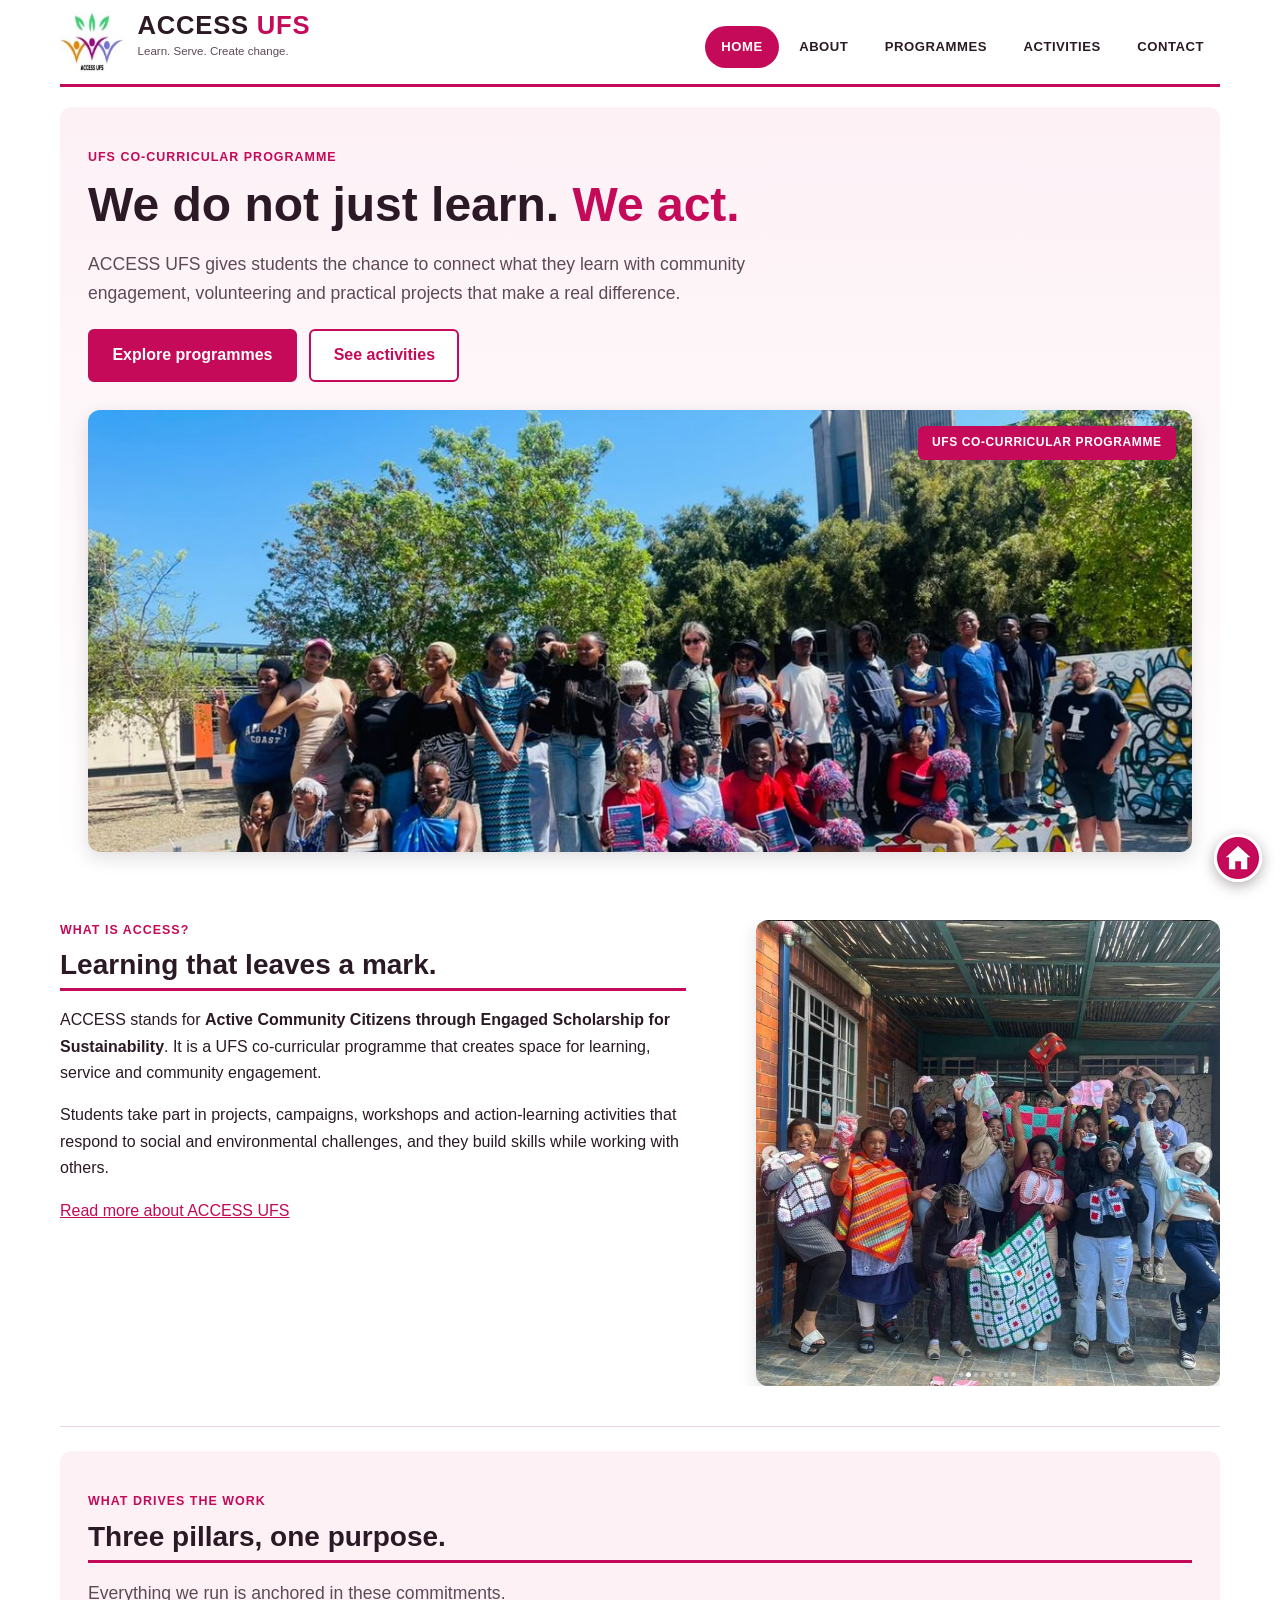
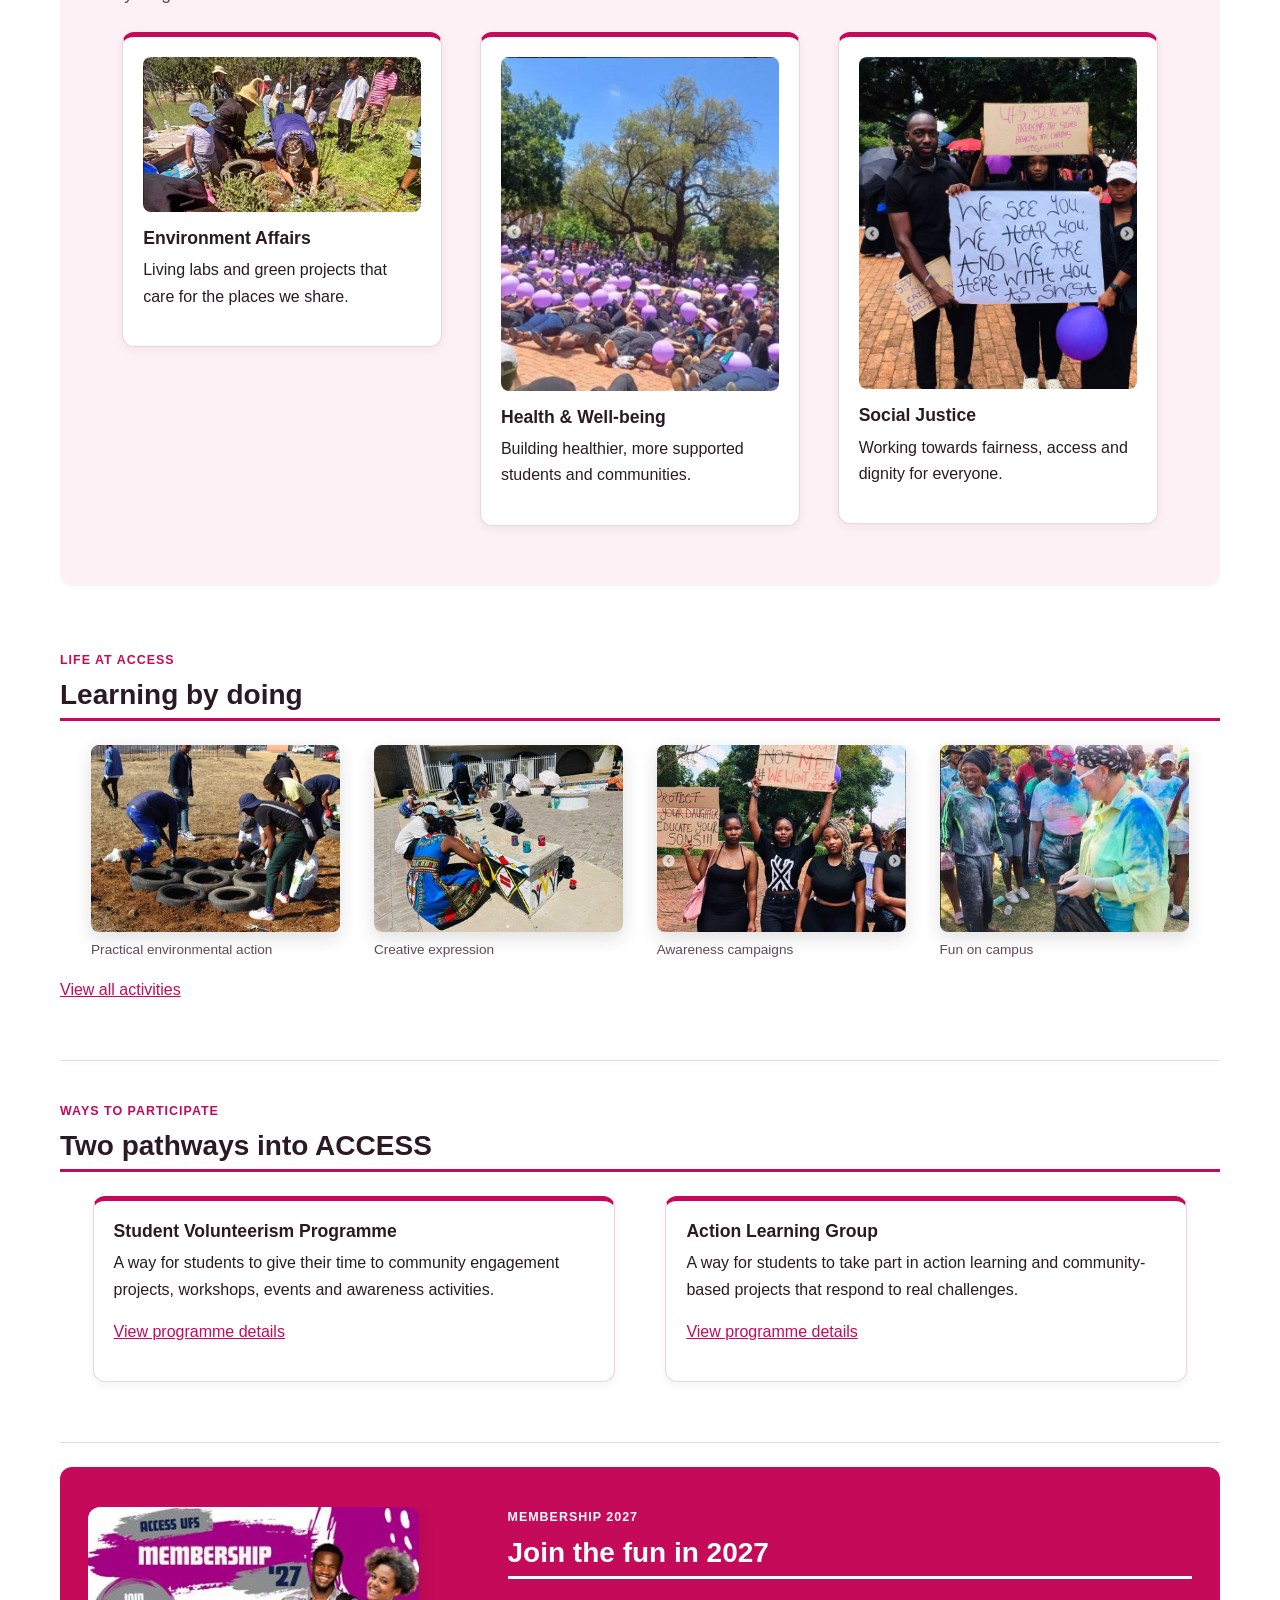
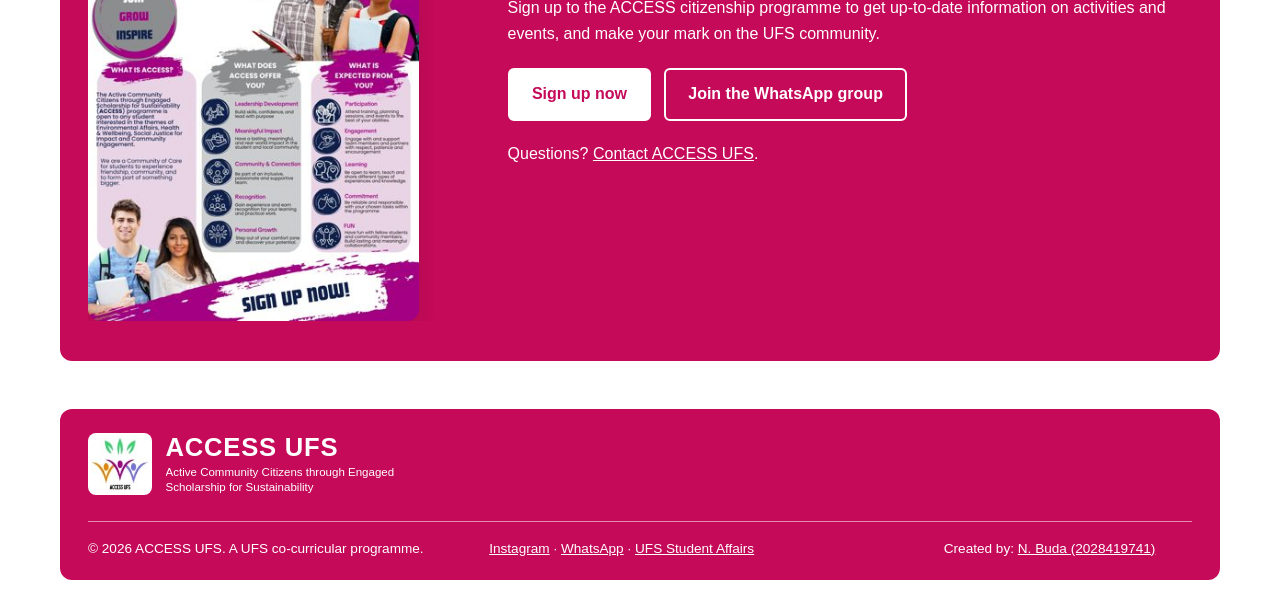
<file: project/index.html>
<!DOCTYPE html>
<!-- N. Buda (2028419741) -->
<!-- CSIS1664 (2026) - project -->
<!-- File name: index.html -->
<html lang="en">
<head>
    <meta charset="utf-8">
    <meta name="description" content="ACCESS UFS is a UFS co-curricular programme that connects students with community engagement, volunteering and action learning.">
    <meta name="author" content="N. Buda">
    <title>ACCESS UFS | Home</title>
    <link rel="stylesheet" href="styles/modern-normalize.css">
    <link rel="stylesheet" href="styles/access.css">
</head>
<body>
    <div id="container">
        <header class="site-header" id="top">
            <div class="bar">
                <a class="brand" href="index.html">
                    <img src="images/access-ufs.jpg" alt="ACCESS UFS logo" width="100" height="97">
                    <span class="brand-text">
                        <span class="brand-name">ACCESS <span>UFS</span></span>
                        <span class="tagline">Learn. Serve. Create change.</span>
                    </span>
                </a>
                <nav>
                    <ul>
                        <li><a href="index.html" class="current">Home</a></li>
                        <li><a href="about.html">About</a></li>
                        <li><a href="programmes.html">Programmes</a></li>
                        <li><a href="activities.html">Activities</a></li>
                        <li><a href="contact.html">Contact</a></li>
                    </ul>
                </nav>
            </div>
        </header>

        <main>
            <section class="page-intro">
                <div class="hero-copy">
                    <p class="eyebrow">UFS co-curricular programme</p>
                    <h1>We do not just learn. <span class="emphasis">We act.</span></h1>
                    <p class="lead">ACCESS UFS gives students the chance to connect what they learn with community engagement, volunteering and practical projects that make a real difference.</p>
                    <p>
                        <a class="button-link" href="programmes.html">Explore programmes</a>
                        <a class="button-link outline" href="activities.html">See activities</a>
                    </p>
                </div>
                <div class="hero-photo">
                    <img class="hero-image" src="images/hero.jpg" alt="ACCESS UFS students and staff posing together in front of a painted mural on campus" width="1200" height="480">
                    <span class="hero-badge">UFS co-curricular programme</span>
                </div>
            </section>

            <section>
                <div class="split">
                    <div class="split-text">
                        <p class="eyebrow">What is ACCESS?</p>
                        <h2>Learning that leaves a mark.</h2>
                        <p>ACCESS stands for <strong>Active Community Citizens through Engaged Scholarship for Sustainability</strong>. It is a UFS co-curricular programme that creates space for learning, service and community engagement.</p>
                        <p>Students take part in projects, campaigns, workshops and action-learning activities that respond to social and environmental challenges, and they build skills while working with others.</p>
                        <p><a href="about.html">Read more about ACCESS UFS</a></p>
                    </div>
                    <img src="images/volunteer.jpg" alt="ACCESS UFS volunteers gathered during a community activity" width="777" height="781">
                </div>
            </section>

            <section class="tinted">
                <p class="eyebrow">What drives the work</p>
                <h2>Three pillars, one purpose.</h2>
                <p class="lead">Everything we run is anchored in these commitments.</p>
                <div class="card-row">
                    <div class="card">
                        <img src="images/gardening.jpg" alt="Students and community members planting in a garden" width="782" height="437">
                        <h3>Environment Affairs</h3>
                        <p>Living labs and green projects that care for the places we share.</p>
                    </div>
                    <div class="card">
                        <img src="images/student_support.jpg" alt="Students lying together on the ground with purple balloons during a wellbeing activity" width="625" height="751">
                        <h3>Health &amp; Well-being</h3>
                        <p>Building healthier, more supported students and communities.</p>
                    </div>
                    <div class="card">
                        <img src="images/justice.jpg" alt="Students holding a sign that reads we see you, we hear you, and we are here with you" width="620" height="742">
                        <h3>Social Justice</h3>
                        <p>Working towards fairness, access and dignity for everyone.</p>
                    </div>
                </div>
            </section>

            <section>
                <p class="eyebrow">Life at ACCESS</p>
                <h2>Learning by doing</h2>
                <div class="photo-strip">
                    <figure class="photo-item">
                        <img src="images/garden.jpg" alt="Students building a garden from reused tyres" width="360" height="270">
                        <figcaption>Practical environmental action</figcaption>
                    </figure>
                    <figure class="photo-item">
                        <img src="images/mural.jpg" alt="Students painting a community mural" width="360" height="270">
                        <figcaption>Creative expression</figcaption>
                    </figure>
                    <figure class="photo-item">
                        <img src="images/awareness.jpg" alt="Students holding signs during an awareness campaign" width="360" height="270">
                        <figcaption>Awareness campaigns</figcaption>
                    </figure>
                    <figure class="photo-item">
                        <img src="images/colour-run.jpg" alt="Students covered in coloured powder after a fun run" width="360" height="270">
                        <figcaption>Fun on campus</figcaption>
                    </figure>
                </div>
                <p><a href="activities.html">View all activities</a></p>
            </section>

            <section>
                <p class="eyebrow">Ways to participate</p>
                <h2>Two pathways into ACCESS</h2>
                <div class="card-row two">
                    <div class="card">
                        <h3>Student Volunteerism Programme</h3>
                        <p>A way for students to give their time to community engagement projects, workshops, events and awareness activities.</p>
                        <p><a href="programmes.html">View programme details</a></p>
                    </div>
                    <div class="card">
                        <h3>Action Learning Group</h3>
                        <p>A way for students to take part in action learning and community-based projects that respond to real challenges.</p>
                        <p><a href="programmes.html">View programme details</a></p>
                    </div>
                </div>
            </section>

            <section class="band">
                <div class="split reverse">
                    <img src="images/membership.jpg" alt="ACCESS UFS membership poster for 2027 with the words join, grow and inspire" width="360" height="450">
                    <div class="split-text">
                        <p class="eyebrow">Membership 2027</p>
                        <h2>Join the fun in 2027</h2>
                        <p>Sign up to the ACCESS citizenship programme to get up-to-date information on activities and events, and make your mark on the UFS community.</p>
                        <p>
                            <a class="button-link" href="https://docs.google.com/forms/d/e/1FAIpQLSeJ9r3nOVPlRWztD_PKUe9SSGl7faM6M34DFOLGgPfqXglrDw/viewform" target="_blank" rel="noopener">Sign up now</a>
                            <a class="button-link outline" href="https://chat.whatsapp.com/L2rtPLJn7IY7WtYYUqSTIL" target="_blank" rel="noopener">Join the WhatsApp group</a>
                        </p>
                        <p>Questions? <a href="contact.html">Contact ACCESS UFS</a>.</p>
                    </div>
                </div>
            </section>
        </main>

        <footer class="site-footer">
            <div class="bar">
                <a class="brand" href="index.html">
                    <img src="images/access-ufs.jpg" alt="ACCESS UFS logo" width="100" height="97">
                    <span class="brand-text">
                        <span class="brand-name">ACCESS <span>UFS</span></span>
                        <span class="tagline">Active Community Citizens through Engaged Scholarship for Sustainability</span>
                    </span>
                </a>
            </div>
            <div class="footer-meta">
                <p>&copy; 2026 ACCESS UFS. A UFS co-curricular programme.</p>
                <p class="middle">
                    <a href="https://www.instagram.com/access_ufs/" target="_blank" rel="noopener">Instagram</a> &middot;
                    <a href="https://chat.whatsapp.com/L2rtPLJn7IY7WtYYUqSTIL" target="_blank" rel="noopener">WhatsApp</a> &middot;
                    <a href="https://www.ufs.ac.za/supportservices/departments/student-affairs-home" target="_blank" rel="noopener">UFS Student Affairs</a>
                </p>
                <p class="last">Created by: <a href="../myindex.html">N. Buda (2028419741)</a></p>
            </div>
        </footer>

        <div class="quick-nav">
            <a href="index.html" title="Go to the Home page"><img src="images/icon-home.png" alt="Go to the Home page" width="48" height="48"></a>
        </div>
    </div>
</body>
</html>
</file>
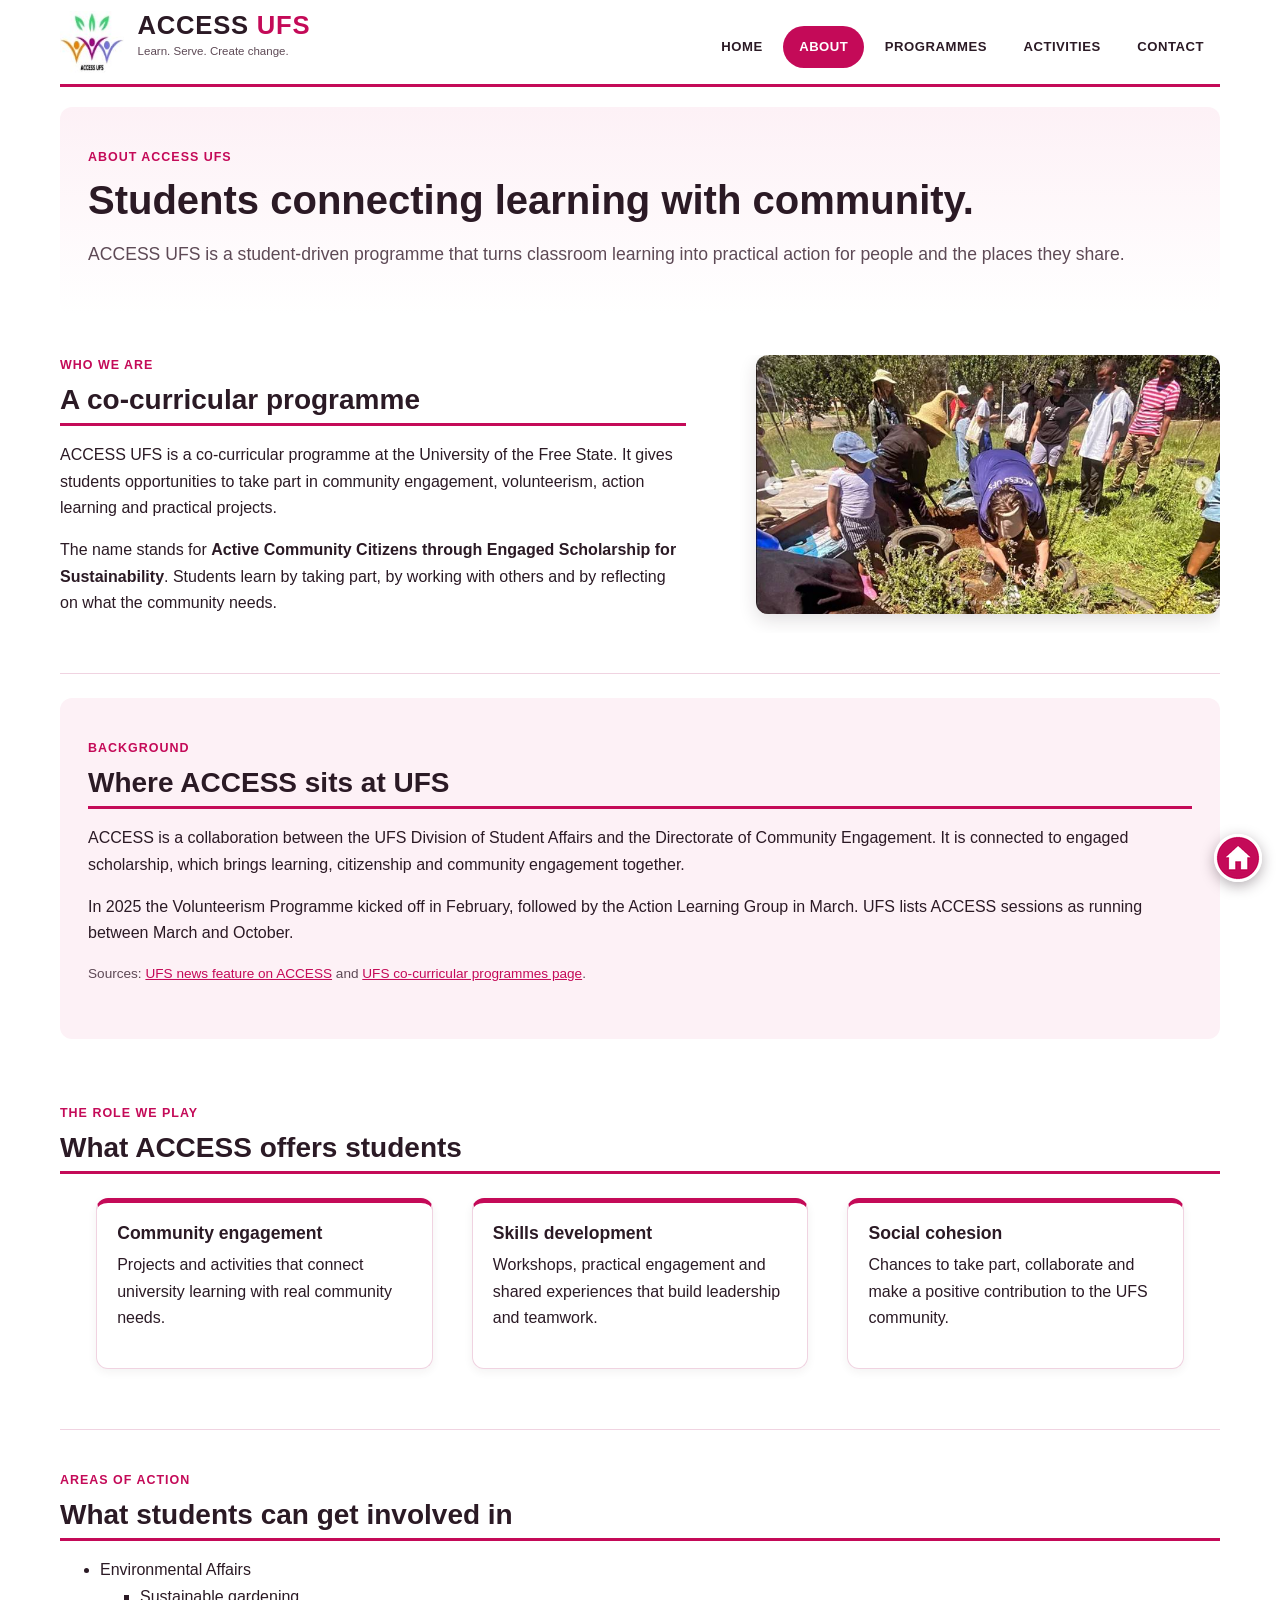
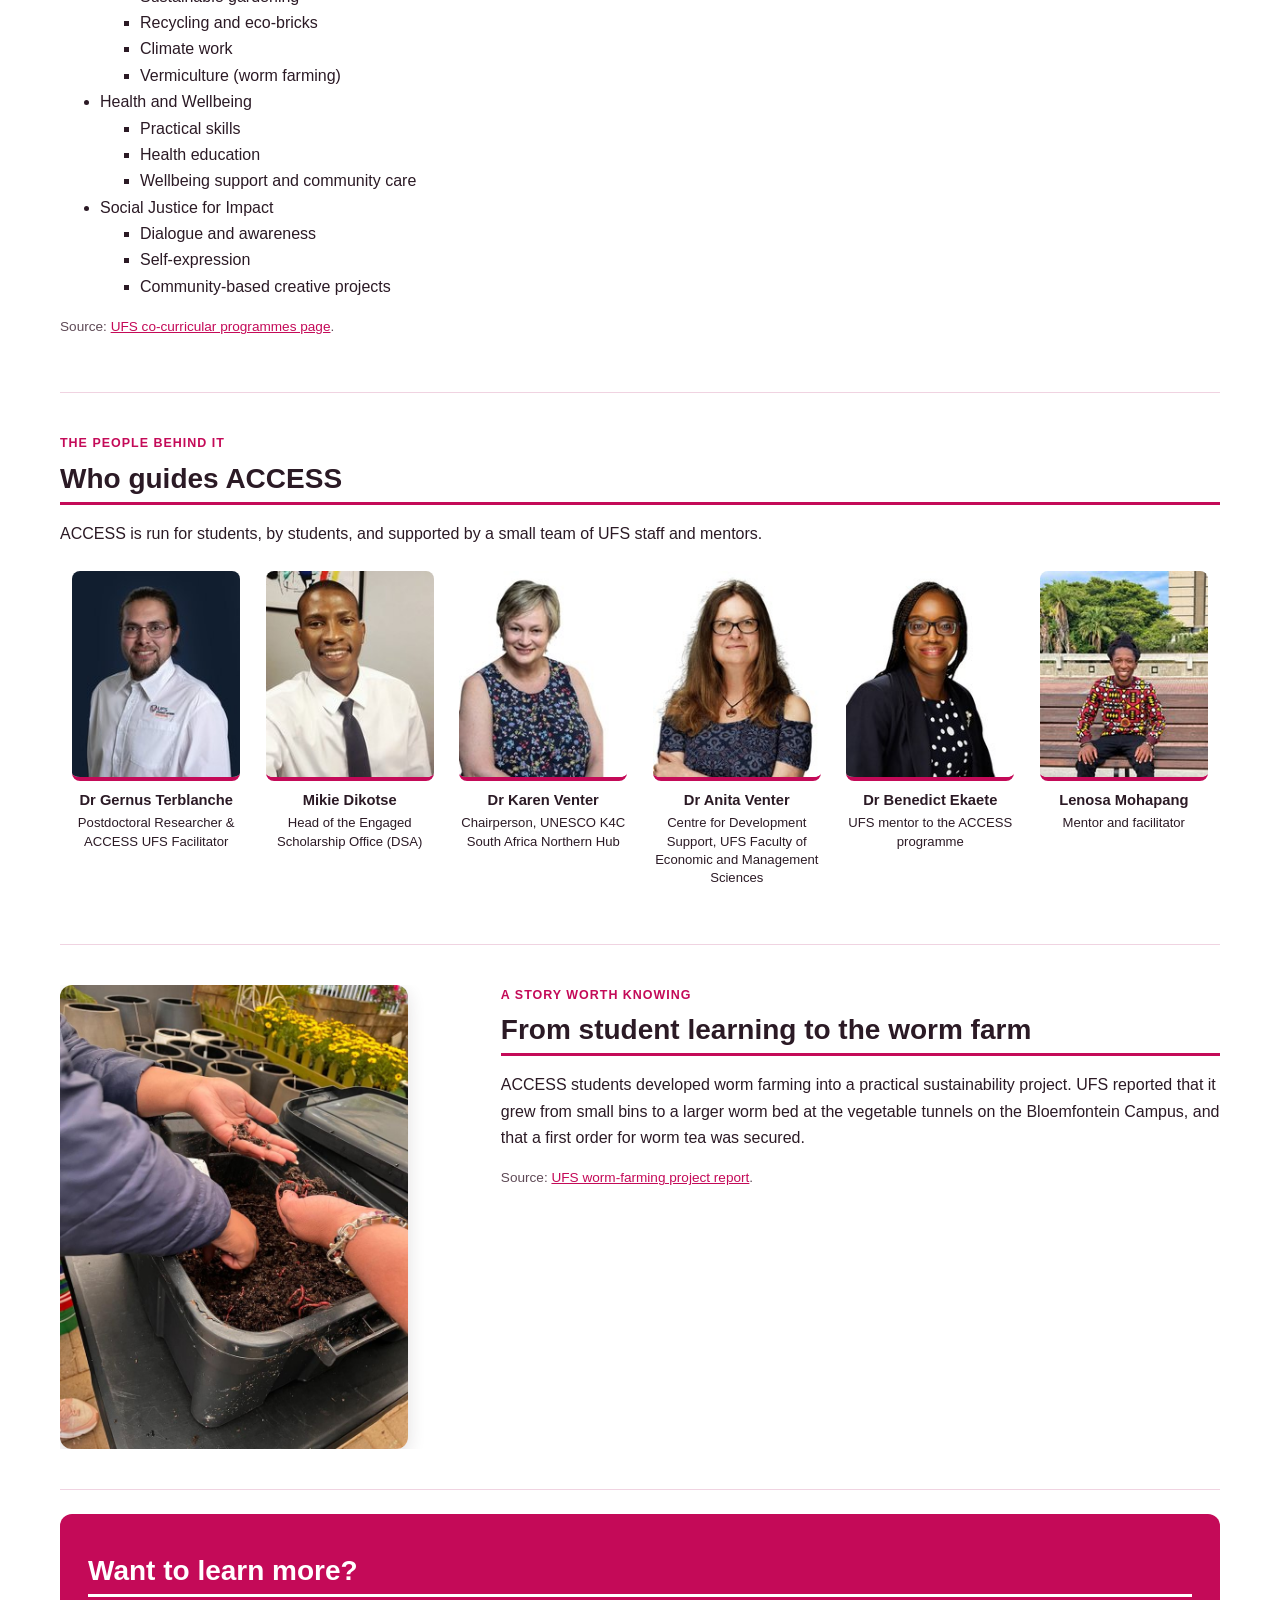
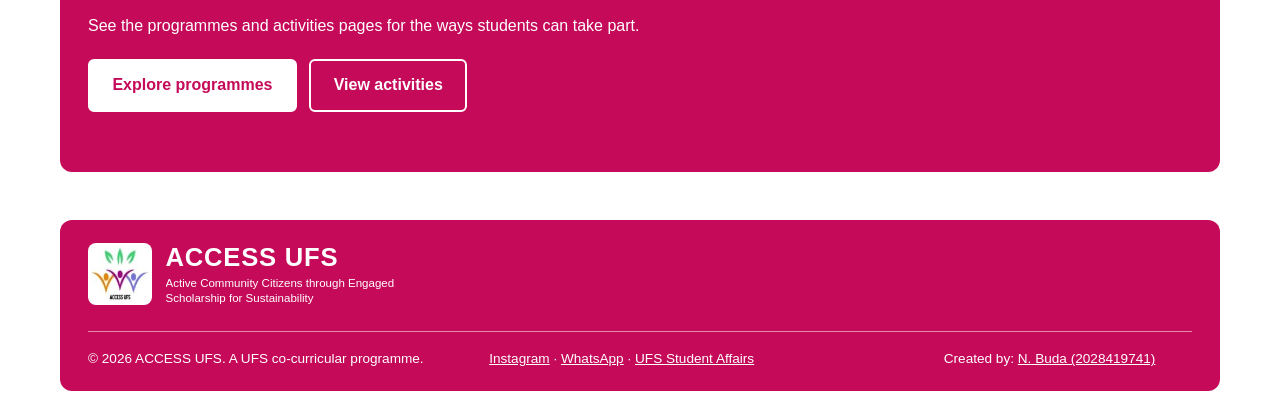
<file: project/about.html>
<!DOCTYPE html>
<!-- N. Buda (2028419741) -->
<!-- CSIS1664 (2026) - project -->
<!-- File name: about.html -->
<html lang="en">
<head>
    <meta charset="utf-8">
    <meta name="viewport" content="width=device-width, initial-scale=1">
    <meta name="description" content="Learn who ACCESS UFS is, how it started, and the people who guide the programme.">
    <meta name="author" content="N. Buda">
    <title>ACCESS UFS | About</title>
    <link rel="stylesheet" href="styles/modern-normalize.css">
    <link rel="stylesheet" href="styles/access.css">
</head>
<body>
    <div id="container">
        <header class="site-header" id="top">
            <div class="bar">
                <a class="brand" href="index.html">
                    <img src="images/access-ufs.jpg" alt="ACCESS UFS logo" width="100" height="97">
                    <span class="brand-text">
                        <span class="brand-name">ACCESS <span>UFS</span></span>
                        <span class="tagline">Learn. Serve. Create change.</span>
                    </span>
                </a>
                <nav>
                    <ul>
                <li><a href="index.html">Home</a></li>
                <li><a href="about.html" class="current">About</a></li>
                <li><a href="programmes.html">Programmes</a></li>
                <li><a href="activities.html">Activities</a></li>
                <li><a href="contact.html">Contact</a></li>
                    </ul>
                </nav>
            </div>
        </header>

        <main>
            <section class="page-intro">
                <p class="eyebrow">About ACCESS UFS</p>
                <h1>Students connecting learning with community.</h1>
                <p class="lead">ACCESS UFS is a student-driven programme that turns classroom learning into practical action for people and the places they share.</p>
            </section>

            <section>
                <div class="split">
                    <div class="split-text">
                        <p class="eyebrow">Who we are</p>
                        <h2>A co-curricular programme</h2>
                        <p>ACCESS UFS is a co-curricular programme at the University of the Free State. It gives students opportunities to take part in community engagement, volunteerism, action learning and practical projects.</p>
                        <p>The name stands for <strong>Active Community Citizens through Engaged Scholarship for Sustainability</strong>. Students learn by taking part, by working with others and by reflecting on what the community needs.</p>
                    </div>
                    <img src="images/gardening.jpg" alt="Students and community members planting in a garden together" width="782" height="437">
                </div>
            </section>

            <section class="tinted">
                <p class="eyebrow">Background</p>
                <h2>Where ACCESS sits at UFS</h2>
                <p>ACCESS is a collaboration between the UFS Division of Student Affairs and the Directorate of Community Engagement. It is connected to engaged scholarship, which brings learning, citizenship and community engagement together.</p>
                <p>In 2025 the Volunteerism Programme kicked off in February, followed by the Action Learning Group in March. UFS lists ACCESS sessions as running between March and October.</p>
                <p class="source">Sources: <a href="https://www.ufs.ac.za/templates/news-archive/campus-news/2025/february/access--a-space-for-students-to-be-mindful-and-reflect" target="_blank" rel="noopener">UFS news feature on ACCESS</a> and <a href="https://www.ufs.ac.za/supportservices/departments/student-affairs-home/co-curricular-hub/co-curricular-programmes" target="_blank" rel="noopener">UFS co-curricular programmes page</a>.</p>
            </section>

            <section>
                <p class="eyebrow">The role we play</p>
                <h2>What ACCESS offers students</h2>
                <div class="card-row">
                    <div class="card"><h3>Community engagement</h3><p>Projects and activities that connect university learning with real community needs.</p></div>
                    <div class="card"><h3>Skills development</h3><p>Workshops, practical engagement and shared experiences that build leadership and teamwork.</p></div>
                    <div class="card"><h3>Social cohesion</h3><p>Chances to take part, collaborate and make a positive contribution to the UFS community.</p></div>
                </div>
            </section>

            <section>
                <p class="eyebrow">Areas of action</p>
                <h2>What students can get involved in</h2>
                <ul>
                    <li>Environmental Affairs
                        <ul>
                            <li>Sustainable gardening</li>
                            <li>Recycling and eco-bricks</li>
                            <li>Climate work</li>
                            <li>Vermiculture (worm farming)</li>
                        </ul>
                    </li>
                    <li>Health and Wellbeing
                        <ul>
                            <li>Practical skills</li>
                            <li>Health education</li>
                            <li>Wellbeing support and community care</li>
                        </ul>
                    </li>
                    <li>Social Justice for Impact
                        <ul>
                            <li>Dialogue and awareness</li>
                            <li>Self-expression</li>
                            <li>Community-based creative projects</li>
                        </ul>
                    </li>
                </ul>
                <p class="source">Source: <a href="https://www.ufs.ac.za/supportservices/departments/student-affairs-home/co-curricular-hub/co-curricular-programmes" target="_blank" rel="noopener">UFS co-curricular programmes page</a>.</p>
            </section>

            <section>
                <p class="eyebrow">The people behind it</p>
                <h2>Who guides ACCESS</h2>
                <p>ACCESS is run for students, by students, and supported by a small team of UFS staff and mentors.</p>
                <div class="team">
                    <div class="person"><img src="images/gernus.jpg" alt="Portrait of Dr Gernus Terblanche" width="180" height="220"><strong>Dr Gernus Terblanche</strong>Postdoctoral Researcher &amp; ACCESS UFS Facilitator</div>
                    <div class="person"><img src="images/mikie.jpg" alt="Portrait of Mikie Dikotse" width="180" height="220"><strong>Mikie Dikotse</strong>Head of the Engaged Scholarship Office (DSA)</div>
                    <div class="person"><img src="images/karen.jpg" alt="Portrait of Dr Karen Venter" width="180" height="220"><strong>Dr Karen Venter</strong>Chairperson, UNESCO K4C South Africa Northern Hub</div>
                    <div class="person"><img src="images/anita.jpg" alt="Portrait of Dr Anita Venter" width="180" height="220"><strong>Dr Anita Venter</strong>Centre for Development Support, UFS Faculty of Economic and Management Sciences</div>
                    <div class="person"><img src="images/benedict.jpg" alt="Portrait of Dr Benedict Ekaete" width="180" height="220"><strong>Dr Benedict Ekaete</strong>UFS mentor to the ACCESS programme</div>
                    <div class="person"><img src="images/lenosa.jpg" alt="Portrait of Lenosa Mohapang" width="180" height="220"><strong>Lenosa Mohapang</strong>Mentor and facilitator</div>
                </div>
            </section>

            <section id="worm-farm">
                <div class="split reverse">
                    <img src="images/worm-farm.jpg" alt="Hands working with compost material in a worm-farming container" width="750" height="1000">
                    <div class="split-text">
                        <p class="eyebrow">A story worth knowing</p>
                        <h2>From student learning to the worm farm</h2>
                        <p>ACCESS students developed worm farming into a practical sustainability project. UFS reported that it grew from small bins to a larger worm bed at the vegetable tunnels on the Bloemfontein Campus, and that a first order for worm tea was secured.</p>
                        <p class="source">Source: <a href="https://www.ufs.ac.za/templates/news-archive/campus-news/2024/september/ufs-worm-farming-project-grows-to-the-next-level" target="_blank" rel="noopener">UFS worm-farming project report</a>.</p>
                    </div>
                </div>
            </section>

            <section class="band">
                <h2>Want to learn more?</h2>
                <p>See the programmes and activities pages for the ways students can take part.</p>
                <p>
                    <a class="button-link" href="programmes.html">Explore programmes</a>
                    <a class="button-link outline" href="activities.html">View activities</a>
                </p>
            </section>
        </main>

        <footer class="site-footer">
            <div class="bar">
                <a class="brand" href="index.html">
                    <img src="images/access-ufs.jpg" alt="ACCESS UFS logo" width="100" height="97">
                    <span class="brand-text">
                        <span class="brand-name">ACCESS <span>UFS</span></span>
                        <span class="tagline">Active Community Citizens through Engaged Scholarship for Sustainability</span>
                    </span>
                </a>
            </div>
            <div class="footer-meta">
                <p>&copy; 2026 ACCESS UFS. A UFS co-curricular programme.</p>
                <p class="middle"><a href="https://www.instagram.com/access_ufs/" target="_blank" rel="noopener">Instagram</a> &middot; <a href="https://chat.whatsapp.com/L2rtPLJn7IY7WtYYUqSTIL" target="_blank" rel="noopener">WhatsApp</a> &middot; <a href="https://www.ufs.ac.za/supportservices/departments/student-affairs-home" target="_blank" rel="noopener">UFS Student Affairs</a></p>
                <p class="last">Created by: <a href="../myindex.html">N. Buda (2028419741)</a></p>
            </div>
        </footer>

    <div class="quick-nav">
        <a href="index.html" title="Go to the Home page"><img src="images/icon-home.png" alt="Go to the Home page" width="48" height="48"></a>
    </div>
    </div>
</body>
</html>
</file>
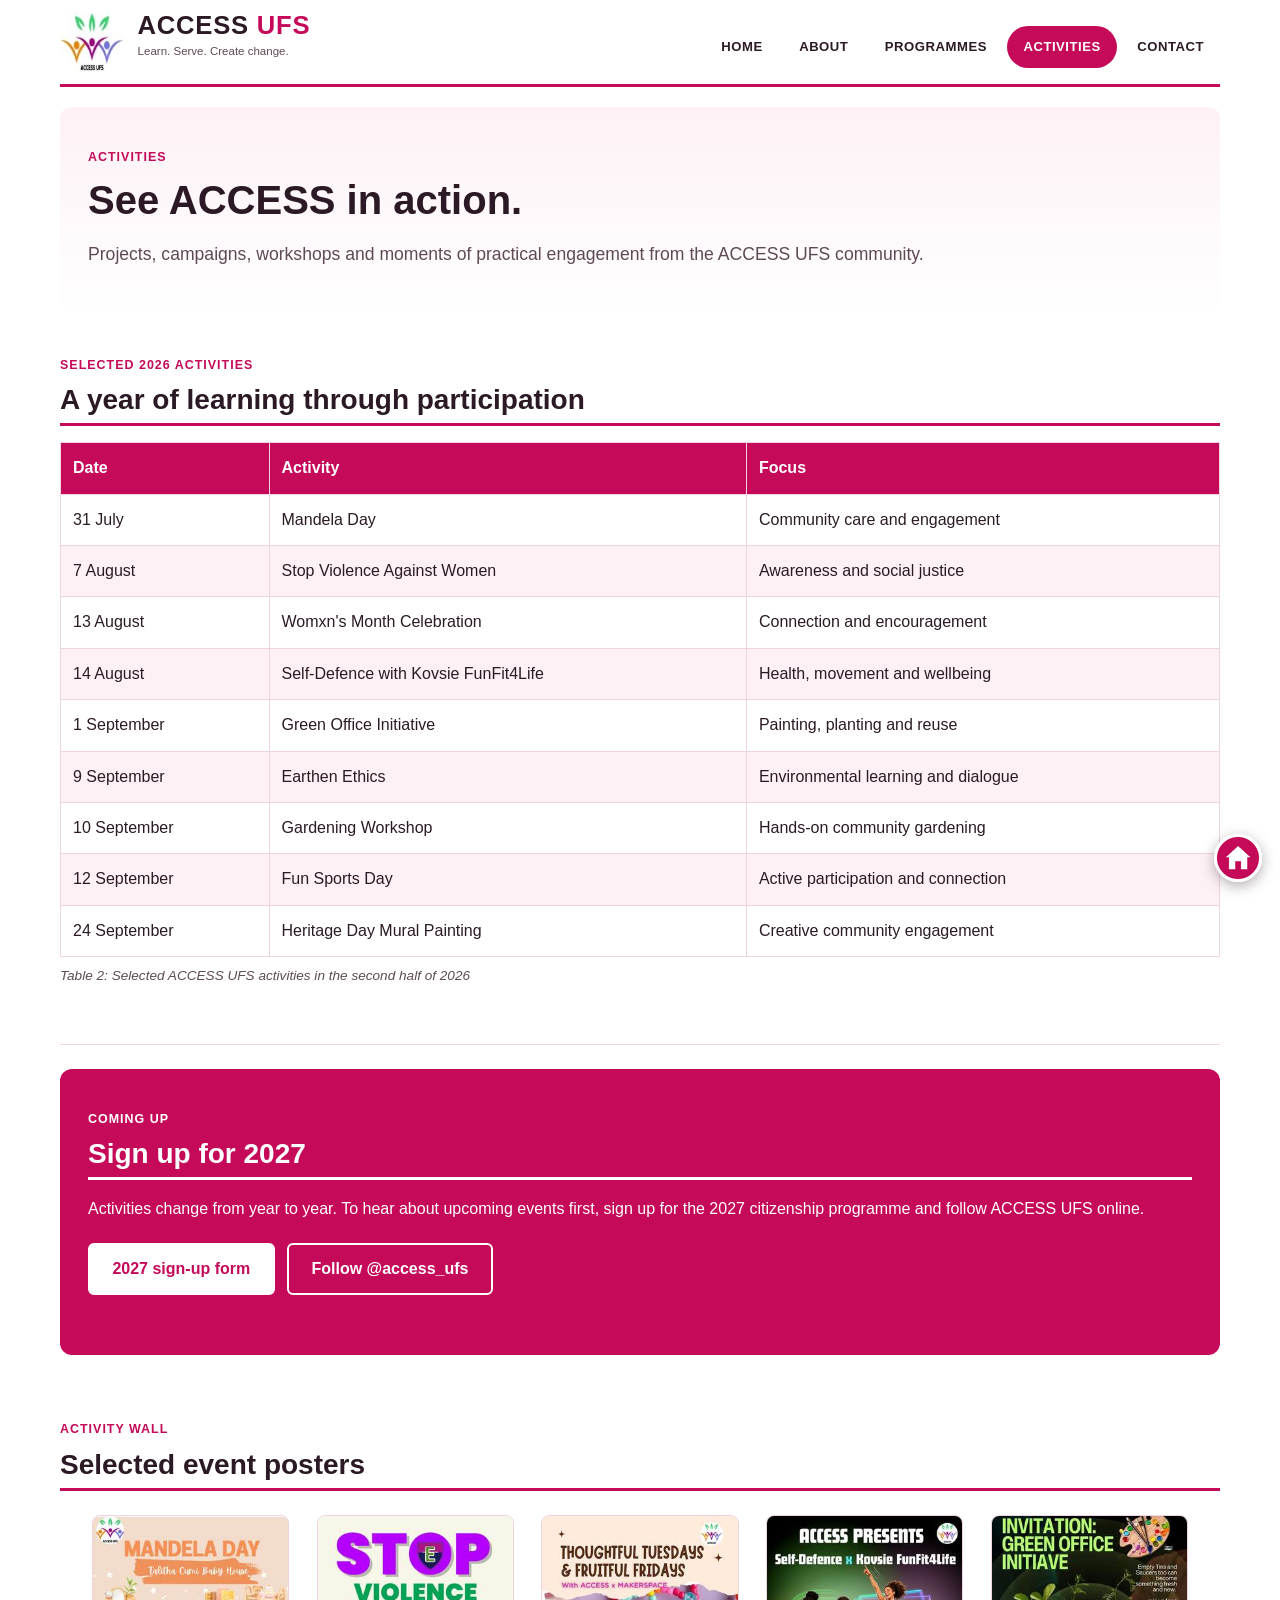
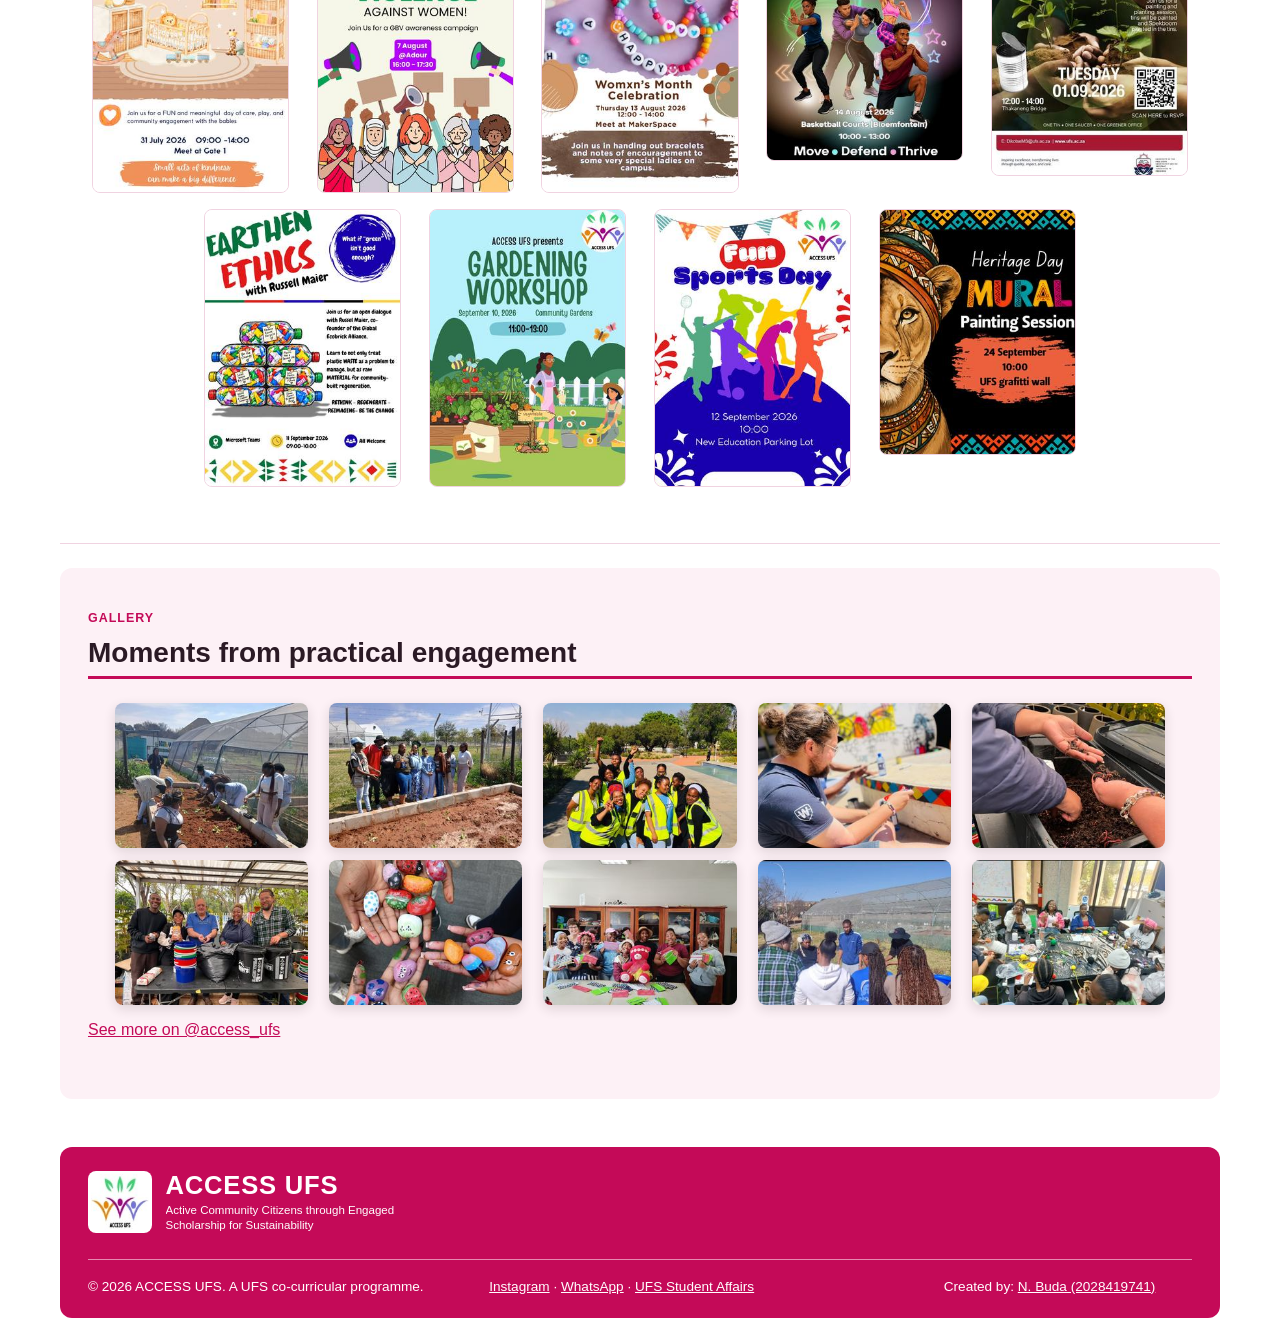
<file: project/activities.html>
<!DOCTYPE html>
<!-- N. Buda (2028419741) -->
<!-- CSIS1664 (2026) - project -->
<!-- File name: activities.html -->
<html lang="en">
<head>
    <meta charset="utf-8">
    <meta name="viewport" content="width=device-width, initial-scale=1">
    <meta name="description" content="Selected ACCESS UFS activities, event posters and photographs.">
    <meta name="author" content="N. Buda">
    <title>ACCESS UFS | Activities</title>
    <link rel="stylesheet" href="styles/modern-normalize.css">
    <link rel="stylesheet" href="styles/access.css">
</head>
<body>
    <div id="container">
        <header class="site-header" id="top">
            <div class="bar">
                <a class="brand" href="index.html">
                    <img src="images/access-ufs.jpg" alt="ACCESS UFS logo" width="100" height="97">
                    <span class="brand-text">
                        <span class="brand-name">ACCESS <span>UFS</span></span>
                        <span class="tagline">Learn. Serve. Create change.</span>
                    </span>
                </a>
                <nav>
                    <ul>
                <li><a href="index.html">Home</a></li>
                <li><a href="about.html">About</a></li>
                <li><a href="programmes.html">Programmes</a></li>
                <li><a href="activities.html" class="current">Activities</a></li>
                <li><a href="contact.html">Contact</a></li>
                    </ul>
                </nav>
            </div>
        </header>

        <main>
            <section class="page-intro">
                <p class="eyebrow">Activities</p>
                <h1>See ACCESS in action.</h1>
                <p class="lead">Projects, campaigns, workshops and moments of practical engagement from the ACCESS UFS community.</p>
            </section>

            <section>
                <p class="eyebrow">Selected 2026 activities</p>
                <h2>A year of learning through participation</h2>
                <table>
                    <caption>Table 2: Selected ACCESS UFS activities in the second half of 2026</caption>
                    <thead>
                        <tr><th>Date</th><th>Activity</th><th>Focus</th></tr>
                    </thead>
                    <tbody>
                        <tr><td>31 July</td><td>Mandela Day</td><td>Community care and engagement</td></tr>
                        <tr><td>7 August</td><td>Stop Violence Against Women</td><td>Awareness and social justice</td></tr>
                        <tr><td>13 August</td><td>Womxn's Month Celebration</td><td>Connection and encouragement</td></tr>
                        <tr><td>14 August</td><td>Self-Defence with Kovsie FunFit4Life</td><td>Health, movement and wellbeing</td></tr>
                        <tr><td>1 September</td><td>Green Office Initiative</td><td>Painting, planting and reuse</td></tr>
                        <tr><td>9 September</td><td>Earthen Ethics</td><td>Environmental learning and dialogue</td></tr>
                        <tr><td>10 September</td><td>Gardening Workshop</td><td>Hands-on community gardening</td></tr>
                        <tr><td>12 September</td><td>Fun Sports Day</td><td>Active participation and connection</td></tr>
                        <tr><td>24 September</td><td>Heritage Day Mural Painting</td><td>Creative community engagement</td></tr>
                    </tbody>
                </table>
            </section>

            <section class="band">
                <p class="eyebrow">Coming up</p>
                <h2>Sign up for 2027</h2>
                <p>Activities change from year to year. To hear about upcoming events first, sign up for the 2027 citizenship programme and follow ACCESS UFS online.</p>
                <p>
                    <a class="button-link" href="https://docs.google.com/forms/d/e/1FAIpQLSeJ9r3nOVPlRWztD_PKUe9SSGl7faM6M34DFOLGgPfqXglrDw/viewform" target="_blank" rel="noopener">2027 sign-up form</a>
                    <a class="button-link outline" href="https://www.instagram.com/access_ufs/" target="_blank" rel="noopener">Follow @access_ufs</a>
                </p>
            </section>

            <section>
                <p class="eyebrow">Activity wall</p>
                <h2>Selected event posters</h2>
                <div class="poster-wall">
                    <img src="images/ev-mandela1.jpg" alt="Event poster: Mandela Day" width="300" height="424">
                    <img src="images/ev-stopgbv.jpg" alt="Event poster: Stop Violence Against Women" width="300" height="424">
                    <img src="images/ev-womxn.jpg" alt="Event poster: Womxn's Month Celebration" width="300" height="424">
                    <img src="images/ev-selfdefence.jpg" alt="Event poster: Self-defence with Kovsie FunFit4Life" width="300" height="375">
                    <img src="images/ev-green.jpg" alt="Event poster: Green Office Initiative" width="300" height="399">
                    <img src="images/ev-earthen.jpg" alt="Event poster: Earthen Ethics" width="300" height="424">
                    <img src="images/ev-garden.jpg" alt="Event poster: Gardening Workshop" width="300" height="424">
                    <img src="images/ev-sports.jpg" alt="Event poster: Fun Sports Day" width="300" height="424">
                    <img src="images/ev-mural.jpg" alt="Event poster: Heritage Day mural painting" width="300" height="375">
                </div>
            </section>

            <section class="tinted">
                <p class="eyebrow">Gallery</p>
                <h2>Moments from practical engagement</h2>
                <div class="gallery">
                    <img src="images/gallery1.jpg" alt="Planting together" width="280" height="210">
                    <img src="images/gallery2.jpg" alt="Community gardening" width="280" height="210">
                    <img src="images/gallery3.jpg" alt="Working as a team" width="280" height="210">
                    <img src="images/gallery4.jpg" alt="Creative action" width="280" height="210">
                    <img src="images/gallery5.jpg" alt="Learning about reuse" width="280" height="210">
                    <img src="images/gallery6.jpg" alt="Practical work" width="280" height="210">
                    <img src="images/gallery7.jpg" alt="Creative participation" width="280" height="210">
                    <img src="images/gallery8.jpg" alt="Making together" width="280" height="210">
                    <img src="images/gallery9.jpg" alt="Community" width="280" height="210">
                    <img src="images/gallery10.jpg" alt="Shared learning" width="280" height="210">
                </div>
                <p><a href="https://www.instagram.com/access_ufs/" target="_blank" rel="noopener">See more on @access_ufs</a></p>
            </section>
        </main>

        <footer class="site-footer">
            <div class="bar">
                <a class="brand" href="index.html">
                    <img src="images/access-ufs.jpg" alt="ACCESS UFS logo" width="100" height="97">
                    <span class="brand-text">
                        <span class="brand-name">ACCESS <span>UFS</span></span>
                        <span class="tagline">Active Community Citizens through Engaged Scholarship for Sustainability</span>
                    </span>
                </a>
            </div>
            <div class="footer-meta">
                <p>&copy; 2026 ACCESS UFS. A UFS co-curricular programme.</p>
                <p class="middle"><a href="https://www.instagram.com/access_ufs/" target="_blank" rel="noopener">Instagram</a> &middot; <a href="https://chat.whatsapp.com/L2rtPLJn7IY7WtYYUqSTIL" target="_blank" rel="noopener">WhatsApp</a> &middot; <a href="https://www.ufs.ac.za/supportservices/departments/student-affairs-home" target="_blank" rel="noopener">UFS Student Affairs</a></p>
                <p class="last">Created by: <a href="../myindex.html">N. Buda (2028419741)</a></p>
            </div>
        </footer>

    <div class="quick-nav">
        <a href="index.html" title="Go to the Home page"><img src="images/icon-home.png" alt="Go to the Home page" width="48" height="48"></a>
    </div>
    </div>
</body>
</html>
</file>
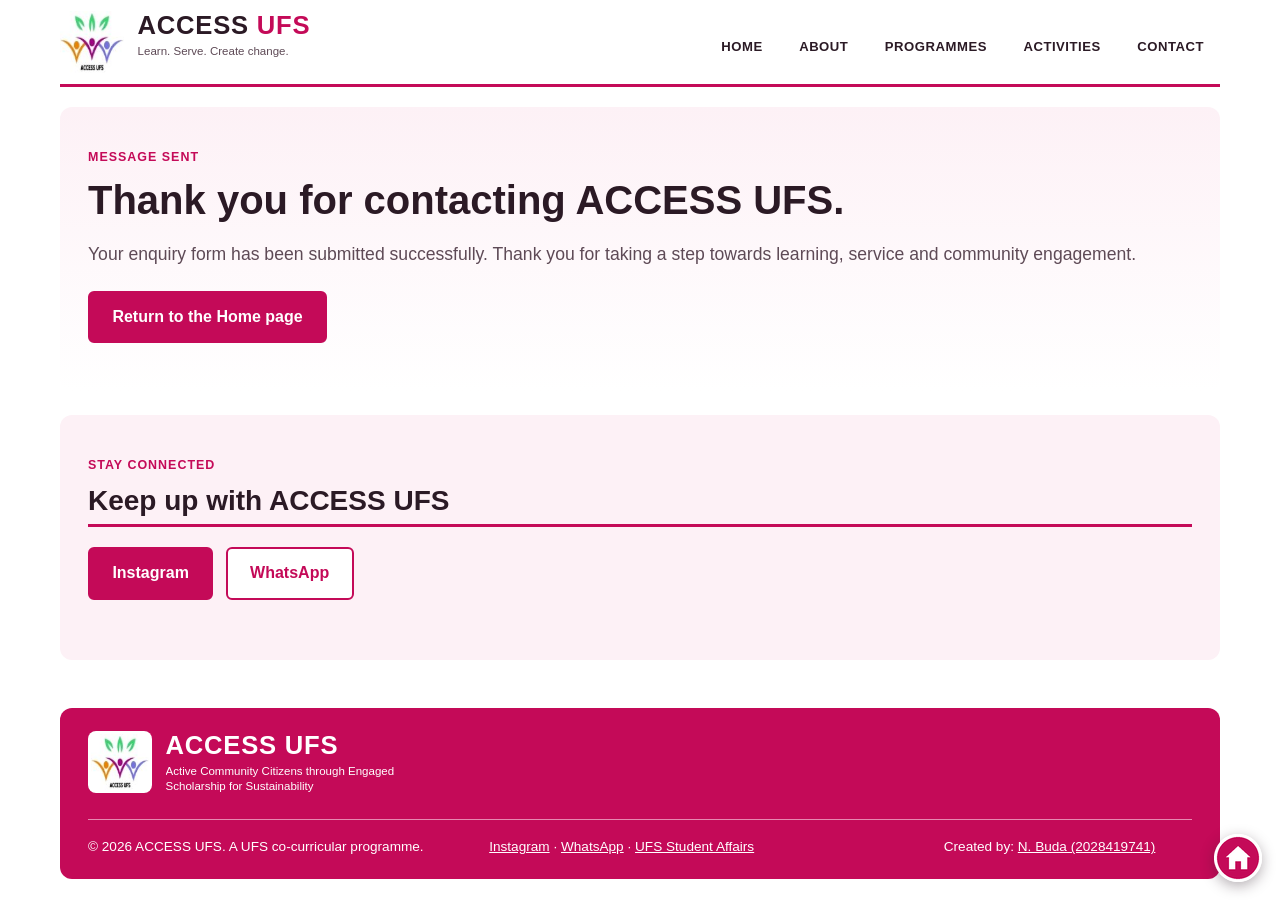
<file: project/confirm.html>
<!DOCTYPE html>
<!-- N. Buda (2028419741) -->
<!-- CSIS1664 (2026) - project -->
<!-- File name: confirm.html -->
<html lang="en">
<head>
    <meta charset="utf-8">
    <meta name="viewport" content="width=device-width, initial-scale=1">
    <meta name="description" content="Thank you for contacting ACCESS UFS.">
    <meta name="author" content="N. Buda">
    <title>ACCESS UFS | Thank you</title>
    <link rel="stylesheet" href="styles/modern-normalize.css">
    <link rel="stylesheet" href="styles/access.css">
</head>
<body>
    <div id="container">
        <header class="site-header" id="top">
            <div class="bar">
                <a class="brand" href="index.html">
                    <img src="images/access-ufs.jpg" alt="ACCESS UFS logo" width="100" height="97">
                    <span class="brand-text">
                        <span class="brand-name">ACCESS <span>UFS</span></span>
                        <span class="tagline">Learn. Serve. Create change.</span>
                    </span>
                </a>
                <nav>
                    <ul>
                <li><a href="index.html">Home</a></li>
                <li><a href="about.html">About</a></li>
                <li><a href="programmes.html">Programmes</a></li>
                <li><a href="activities.html">Activities</a></li>
                <li><a href="contact.html">Contact</a></li>
                    </ul>
                </nav>
            </div>
        </header>

        <main>
            <section class="page-intro">
                <p class="eyebrow">Message sent</p>
                <h1>Thank you for contacting ACCESS UFS.</h1>
                <p class="lead">Your enquiry form has been submitted successfully. Thank you for taking a step towards learning, service and community engagement.</p>
                <p><a class="button-link" href="index.html">Return to the Home page</a></p>
            </section>

            <section class="tinted">
                <p class="eyebrow">Stay connected</p>
                <h2>Keep up with ACCESS UFS</h2>
                <p>
                    <a class="button-link" href="https://www.instagram.com/access_ufs/" target="_blank" rel="noopener">Instagram</a>
                    <a class="button-link outline" href="https://chat.whatsapp.com/L2rtPLJn7IY7WtYYUqSTIL" target="_blank" rel="noopener">WhatsApp</a>
                </p>
            </section>
        </main>

        <footer class="site-footer">
            <div class="bar">
                <a class="brand" href="index.html">
                    <img src="images/access-ufs.jpg" alt="ACCESS UFS logo" width="100" height="97">
                    <span class="brand-text">
                        <span class="brand-name">ACCESS <span>UFS</span></span>
                        <span class="tagline">Active Community Citizens through Engaged Scholarship for Sustainability</span>
                    </span>
                </a>
            </div>
            <div class="footer-meta">
                <p>&copy; 2026 ACCESS UFS. A UFS co-curricular programme.</p>
                <p class="middle"><a href="https://www.instagram.com/access_ufs/" target="_blank" rel="noopener">Instagram</a> &middot; <a href="https://chat.whatsapp.com/L2rtPLJn7IY7WtYYUqSTIL" target="_blank" rel="noopener">WhatsApp</a> &middot; <a href="https://www.ufs.ac.za/supportservices/departments/student-affairs-home" target="_blank" rel="noopener">UFS Student Affairs</a></p>
                <p class="last">Created by: <a href="../myindex.html">N. Buda (2028419741)</a></p>
            </div>
        </footer>

    <div class="quick-nav">
        <a href="index.html" title="Go to the Home page"><img src="images/icon-home.png" alt="Go to the Home page" width="48" height="48"></a>
    </div>
    </div>
</body>
</html>
</file>
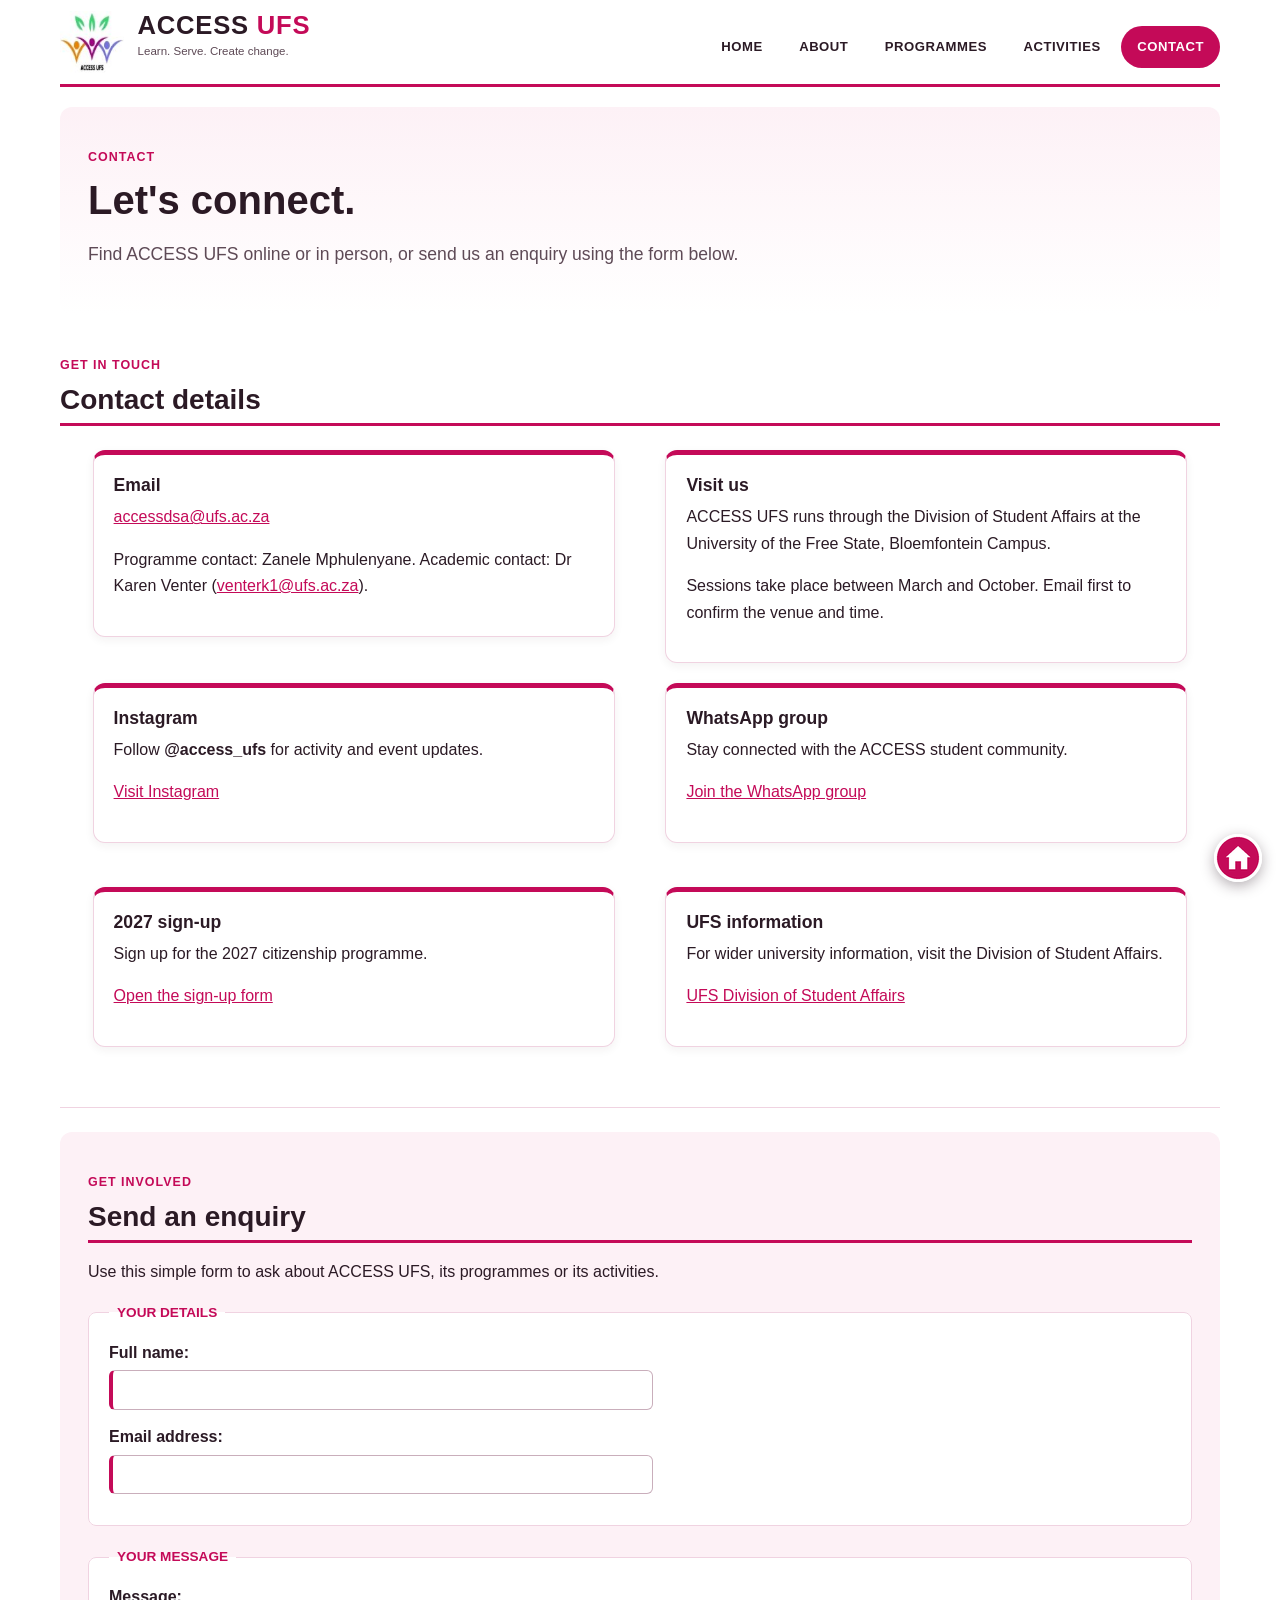
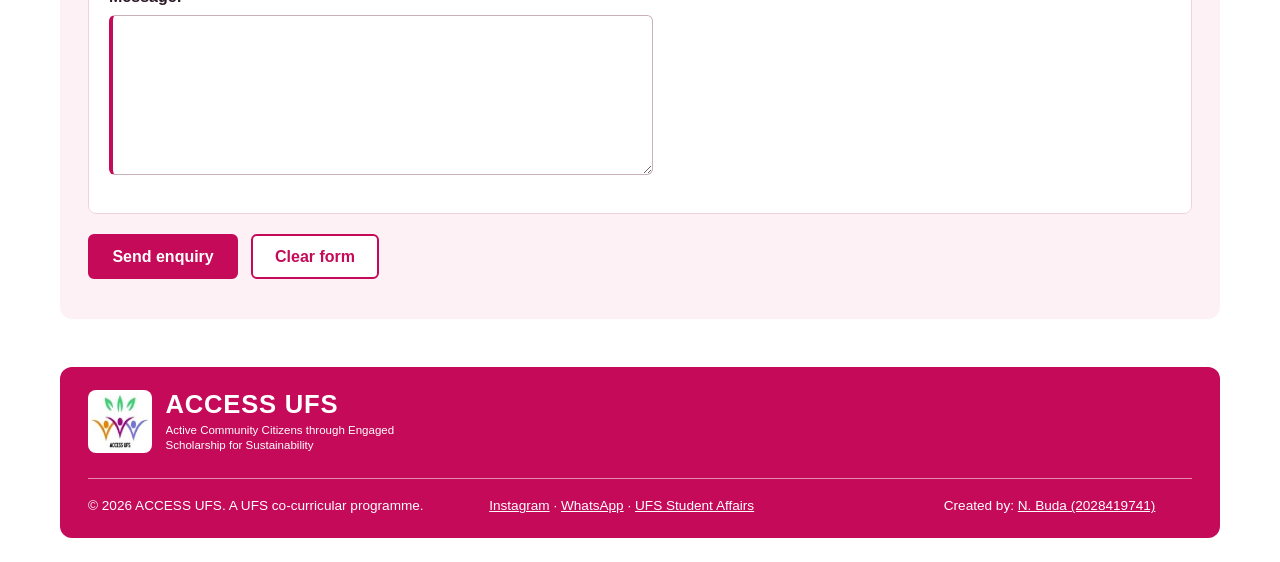
<file: project/contact.html>
<!DOCTYPE html>
<!-- N. Buda (2028419741) -->
<!-- CSIS1664 (2026) - project -->
<!-- File name: contact.html -->
<html lang="en">
<head>
    <meta charset="utf-8">
    <meta name="viewport" content="width=device-width, initial-scale=1">
    <meta name="description" content="Contact ACCESS UFS by email, social media or the enquiry form.">
    <meta name="author" content="N. Buda">
    <title>ACCESS UFS | Contact</title>
    <link rel="stylesheet" href="styles/modern-normalize.css">
    <link rel="stylesheet" href="styles/access.css">
</head>
<body>
    <div id="container">
        <header class="site-header" id="top">
            <div class="bar">
                <a class="brand" href="index.html">
                    <img src="images/access-ufs.jpg" alt="ACCESS UFS logo" width="100" height="97">
                    <span class="brand-text">
                        <span class="brand-name">ACCESS <span>UFS</span></span>
                        <span class="tagline">Learn. Serve. Create change.</span>
                    </span>
                </a>
                <nav>
                    <ul>
                <li><a href="index.html">Home</a></li>
                <li><a href="about.html">About</a></li>
                <li><a href="programmes.html">Programmes</a></li>
                <li><a href="activities.html">Activities</a></li>
                <li><a href="contact.html" class="current">Contact</a></li>
                    </ul>
                </nav>
            </div>
        </header>

        <main>
            <section class="page-intro">
                <p class="eyebrow">Contact</p>
                <h1>Let's connect.</h1>
                <p class="lead">Find ACCESS UFS online or in person, or send us an enquiry using the form below.</p>
            </section>

            <section>
                <p class="eyebrow">Get in touch</p>
                <h2>Contact details</h2>
                <div class="card-row two">
                    <div class="card">
                        <h3>Email</h3>
                        <p><a href="mailto:accessdsa@ufs.ac.za">accessdsa@ufs.ac.za</a></p>
                        <p>Programme contact: Zanele Mphulenyane. Academic contact: Dr Karen Venter (<a href="mailto:venterk1@ufs.ac.za">venterk1@ufs.ac.za</a>).</p>
                    </div>
                    <div class="card">
                        <h3>Visit us</h3>
                        <p>ACCESS UFS runs through the Division of Student Affairs at the University of the Free State, Bloemfontein Campus.</p>
                        <p>Sessions take place between March and October. Email first to confirm the venue and time.</p>
                    </div>
                    <div class="card">
                        <h3>Instagram</h3>
                        <p>Follow <strong>@access_ufs</strong> for activity and event updates.</p>
                        <p><a href="https://www.instagram.com/access_ufs/" target="_blank" rel="noopener">Visit Instagram</a></p>
                    </div>
                    <div class="card">
                        <h3>WhatsApp group</h3>
                        <p>Stay connected with the ACCESS student community.</p>
                        <p><a href="https://chat.whatsapp.com/L2rtPLJn7IY7WtYYUqSTIL" target="_blank" rel="noopener">Join the WhatsApp group</a></p>
                    </div>
                </div>
                <div class="card-row two">
                    <div class="card">
                        <h3>2027 sign-up</h3>
                        <p>Sign up for the 2027 citizenship programme.</p>
                        <p><a href="https://docs.google.com/forms/d/e/1FAIpQLSeJ9r3nOVPlRWztD_PKUe9SSGl7faM6M34DFOLGgPfqXglrDw/viewform" target="_blank" rel="noopener">Open the sign-up form</a></p>
                    </div>
                    <div class="card">
                        <h3>UFS information</h3>
                        <p>For wider university information, visit the Division of Student Affairs.</p>
                        <p><a href="https://www.ufs.ac.za/supportservices/departments/student-affairs-home" target="_blank" rel="noopener">UFS Division of Student Affairs</a></p>
                    </div>
                </div>
            </section>

            <section class="tinted" id="access-form">
                <p class="eyebrow">Get involved</p>
                <h2>Send an enquiry</h2>
                <p>Use this simple form to ask about ACCESS UFS, its programmes or its activities.</p>
                <form action="confirm.html" method="get">
                    <fieldset>
                        <legend>Your details</legend>
                        <label for="fullname">Full name:</label>
                        <input type="text" id="fullname" name="fullname" maxlength="60" required>
                        <label for="email">Email address:</label>
                        <input type="email" id="email" name="email" required>
                    </fieldset>

                    <fieldset>
                        <legend>Your message</legend>
                        <label for="message">Message:</label>
                        <textarea id="message" name="message" required></textarea>
                    </fieldset>

                    <div>
                        <button type="submit" id="submit-enquiry" name="submit-enquiry">Send enquiry</button>
                        <button type="reset" id="clear-enquiry" name="clear-enquiry">Clear form</button>
                    </div>
                </form>
            </section>
        </main>

        <footer class="site-footer">
            <div class="bar">
                <a class="brand" href="index.html">
                    <img src="images/access-ufs.jpg" alt="ACCESS UFS logo" width="100" height="97">
                    <span class="brand-text">
                        <span class="brand-name">ACCESS <span>UFS</span></span>
                        <span class="tagline">Active Community Citizens through Engaged Scholarship for Sustainability</span>
                    </span>
                </a>
            </div>
            <div class="footer-meta">
                <p>&copy; 2026 ACCESS UFS. A UFS co-curricular programme.</p>
                <p class="middle"><a href="https://www.instagram.com/access_ufs/" target="_blank" rel="noopener">Instagram</a> &middot; <a href="https://chat.whatsapp.com/L2rtPLJn7IY7WtYYUqSTIL" target="_blank" rel="noopener">WhatsApp</a> &middot; <a href="https://www.ufs.ac.za/supportservices/departments/student-affairs-home" target="_blank" rel="noopener">UFS Student Affairs</a></p>
                <p class="last">Created by: <a href="../myindex.html">N. Buda (2028419741)</a></p>
            </div>
        </footer>

    <div class="quick-nav">
        <a href="index.html" title="Go to the Home page"><img src="images/icon-home.png" alt="Go to the Home page" width="48" height="48"></a>
    </div>
    </div>
</body>
</html>
</file>
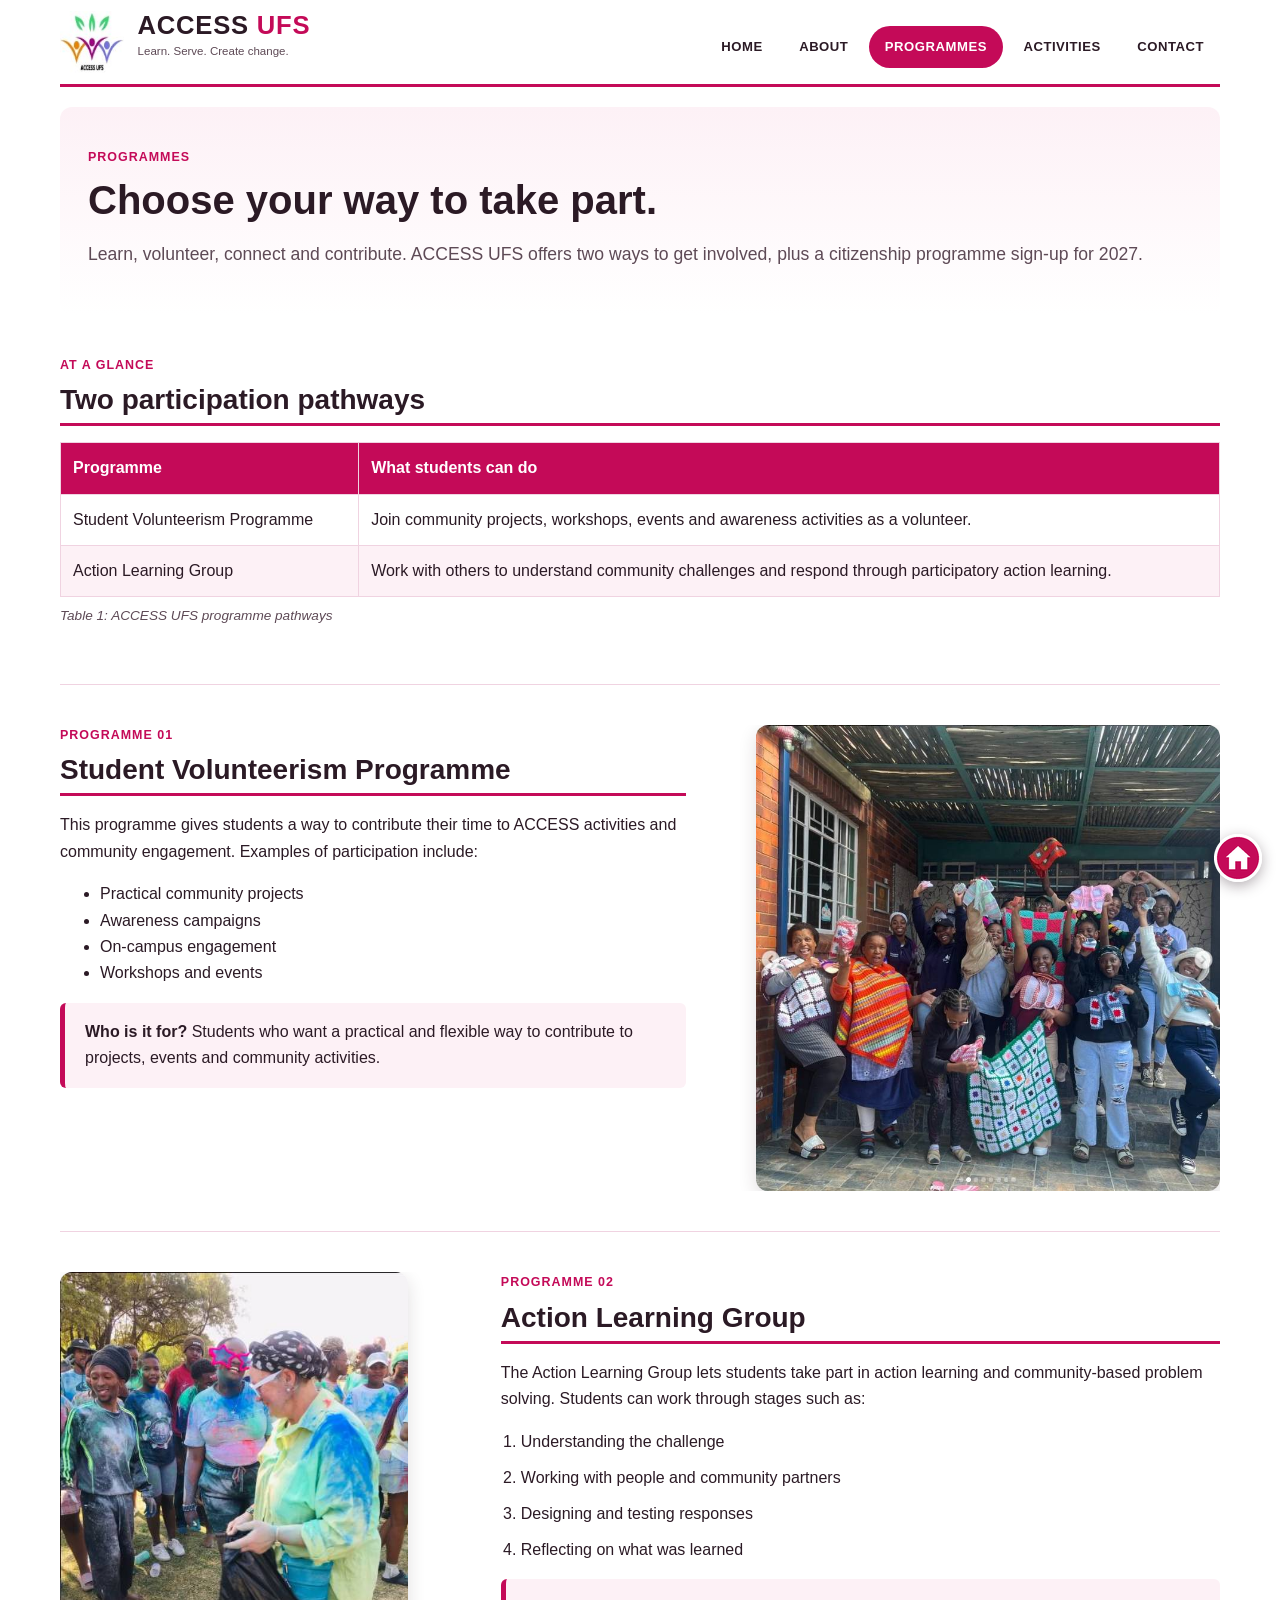
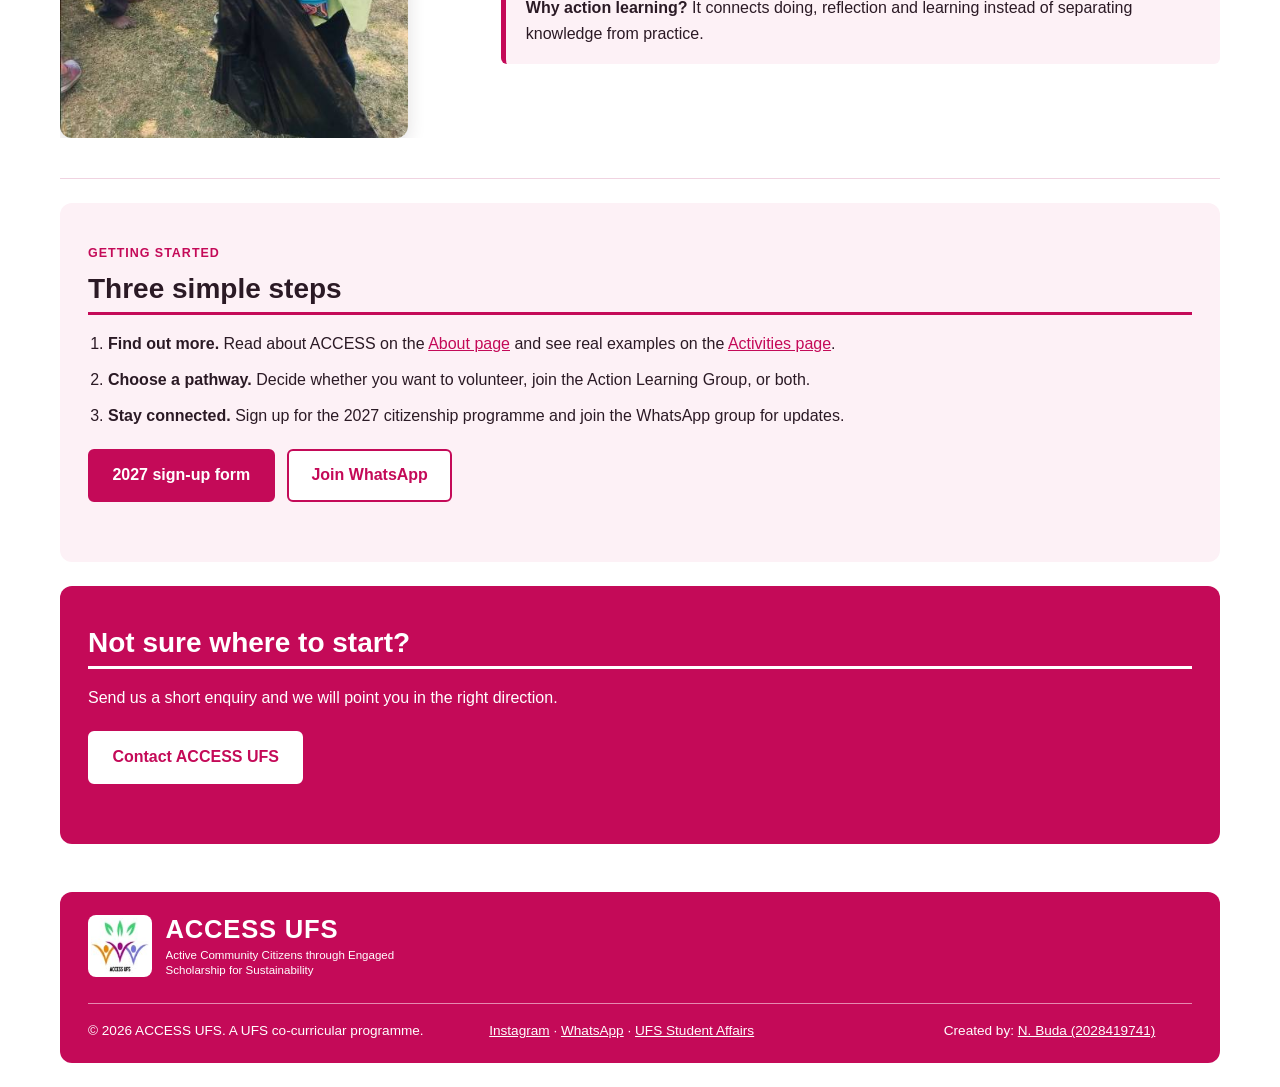
<file: project/programmes.html>
<!DOCTYPE html>
<!-- N. Buda (2028419741) -->
<!-- CSIS1664 (2026) - project -->
<!-- File name: programmes.html -->
<html lang="en">
<head>
    <meta charset="utf-8">
    <meta name="viewport" content="width=device-width, initial-scale=1">
    <meta name="description" content="The Student Volunteerism Programme and the Action Learning Group, and how to join.">
    <meta name="author" content="N. Buda">
    <title>ACCESS UFS | Programmes</title>
    <link rel="stylesheet" href="styles/modern-normalize.css">
    <link rel="stylesheet" href="styles/access.css">
</head>
<body>
    <div id="container">
        <header class="site-header" id="top">
            <div class="bar">
                <a class="brand" href="index.html">
                    <img src="images/access-ufs.jpg" alt="ACCESS UFS logo" width="100" height="97">
                    <span class="brand-text">
                        <span class="brand-name">ACCESS <span>UFS</span></span>
                        <span class="tagline">Learn. Serve. Create change.</span>
                    </span>
                </a>
                <nav>
                    <ul>
                <li><a href="index.html">Home</a></li>
                <li><a href="about.html">About</a></li>
                <li><a href="programmes.html" class="current">Programmes</a></li>
                <li><a href="activities.html">Activities</a></li>
                <li><a href="contact.html">Contact</a></li>
                    </ul>
                </nav>
            </div>
        </header>

        <main>
            <section class="page-intro">
                <p class="eyebrow">Programmes</p>
                <h1>Choose your way to take part.</h1>
                <p class="lead">Learn, volunteer, connect and contribute. ACCESS UFS offers two ways to get involved, plus a citizenship programme sign-up for 2027.</p>
            </section>

            <section>
                <p class="eyebrow">At a glance</p>
                <h2>Two participation pathways</h2>
                <table>
                    <caption>Table 1: ACCESS UFS programme pathways</caption>
                    <thead>
                        <tr><th>Programme</th><th>What students can do</th></tr>
                    </thead>
                    <tbody>
                        <tr><td>Student Volunteerism Programme</td><td>Join community projects, workshops, events and awareness activities as a volunteer.</td></tr>
                        <tr><td>Action Learning Group</td><td>Work with others to understand community challenges and respond through participatory action learning.</td></tr>
                    </tbody>
                </table>
            </section>

            <section>
                <div class="split">
                    <div class="split-text">
                        <p class="eyebrow">Programme 01</p>
                        <h2>Student Volunteerism Programme</h2>
                        <p>This programme gives students a way to contribute their time to ACCESS activities and community engagement. Examples of participation include:</p>
                        <ul>
                            <li>Practical community projects</li>
                            <li>Awareness campaigns</li>
                            <li>On-campus engagement</li>
                            <li>Workshops and events</li>
                        </ul>
                        <p class="note"><strong>Who is it for?</strong> Students who want a practical and flexible way to contribute to projects, events and community activities.</p>
                    </div>
                    <img src="images/volunteer.jpg" alt="Volunteers gathered during an ACCESS UFS community activity" width="777" height="781">
                </div>
            </section>

            <section>
                <div class="split reverse">
                    <img src="images/happypaint.jpg" alt="Students painting together during an ACCESS UFS activity" width="437" height="585">
                    <div class="split-text">
                        <p class="eyebrow">Programme 02</p>
                        <h2>Action Learning Group</h2>
                        <p>The Action Learning Group lets students take part in action learning and community-based problem solving. Students can work through stages such as:</p>
                        <ol class="steps">
                            <li>Understanding the challenge</li>
                            <li>Working with people and community partners</li>
                            <li>Designing and testing responses</li>
                            <li>Reflecting on what was learned</li>
                        </ol>
                        <p class="note"><strong>Why action learning?</strong> It connects doing, reflection and learning instead of separating knowledge from practice.</p>
                    </div>
                </div>
            </section>

            <section class="tinted">
                <p class="eyebrow">Getting started</p>
                <h2>Three simple steps</h2>
                <ol class="steps">
                    <li><strong>Find out more.</strong> Read about ACCESS on the <a href="about.html">About page</a> and see real examples on the <a href="activities.html">Activities page</a>.</li>
                    <li><strong>Choose a pathway.</strong> Decide whether you want to volunteer, join the Action Learning Group, or both.</li>
                    <li><strong>Stay connected.</strong> Sign up for the 2027 citizenship programme and join the WhatsApp group for updates.</li>
                </ol>
                <p>
                    <a class="button-link" href="https://docs.google.com/forms/d/e/1FAIpQLSeJ9r3nOVPlRWztD_PKUe9SSGl7faM6M34DFOLGgPfqXglrDw/viewform" target="_blank" rel="noopener">2027 sign-up form</a>
                    <a class="button-link outline" href="https://chat.whatsapp.com/L2rtPLJn7IY7WtYYUqSTIL" target="_blank" rel="noopener">Join WhatsApp</a>
                </p>
            </section>

            <section class="band">
                <h2>Not sure where to start?</h2>
                <p>Send us a short enquiry and we will point you in the right direction.</p>
                <p><a class="button-link" href="contact.html#access-form">Contact ACCESS UFS</a></p>
            </section>
        </main>

        <footer class="site-footer">
            <div class="bar">
                <a class="brand" href="index.html">
                    <img src="images/access-ufs.jpg" alt="ACCESS UFS logo" width="100" height="97">
                    <span class="brand-text">
                        <span class="brand-name">ACCESS <span>UFS</span></span>
                        <span class="tagline">Active Community Citizens through Engaged Scholarship for Sustainability</span>
                    </span>
                </a>
            </div>
            <div class="footer-meta">
                <p>&copy; 2026 ACCESS UFS. A UFS co-curricular programme.</p>
                <p class="middle"><a href="https://www.instagram.com/access_ufs/" target="_blank" rel="noopener">Instagram</a> &middot; <a href="https://chat.whatsapp.com/L2rtPLJn7IY7WtYYUqSTIL" target="_blank" rel="noopener">WhatsApp</a> &middot; <a href="https://www.ufs.ac.za/supportservices/departments/student-affairs-home" target="_blank" rel="noopener">UFS Student Affairs</a></p>
                <p class="last">Created by: <a href="../myindex.html">N. Buda (2028419741)</a></p>
            </div>
        </footer>

    <div class="quick-nav">
        <a href="index.html" title="Go to the Home page"><img src="images/icon-home.png" alt="Go to the Home page" width="48" height="48"></a>
    </div>
    </div>
</body>
</html>
</file>
<file: project/styles/access.css>
/*
    N. Buda (2028419741)
    CSIS1664 (2026)
    File name: access.css
*/

/* ==============================================================
   1. GENERAL CSS RULES
   ============================================================== */

body {
    color: #2b1a25;
    background-color: #ffffff;
    font-family: Verdana, Geneva, sans-serif;
    line-height: 1.65;
    margin: 0;
}

h1, h2, h3 {
    color: #2b1a25;
    line-height: 1.2;
}

h1 {
    font-size: 2.5rem;
    margin: 0 0 1rem;
}

h2 {
    font-size: 1.75rem;
    margin: 0 0 1rem;
    padding-bottom: 0.4rem;
    border-bottom: 3px solid #c40a58;
}

h3 {
    font-size: 1.1rem;
    margin: 0 0 0.5rem;
}

p {
    margin-top: 0;
}

a:link, a:visited {
    color: #c40a58;
}

a:hover {
    color: #96073f;
}

img {
    max-width: 100%;
    height: auto;
}

figure {
    margin: 0;
}

figcaption {
    font-size: 0.85rem;
    color: #5e4a56;
    margin-top: 0.4rem;
}

table {
    width: 100%;
    border-collapse: collapse;
    margin: 1rem 0;
}

caption {
    caption-side: bottom;
    text-align: left;
    font-style: italic;
    font-size: 0.85rem;
    color: #5e4a56;
    padding-top: 0.5rem;
}

th, td {
    border: 1px solid #f0d3e1;
    padding: 0.75rem;
    text-align: left;
    vertical-align: top;
}

thead th {
    color: #ffffff;
    background-color: #c40a58;
}

tbody tr:nth-child(even) {
    background-color: #fdf1f6;
}

ul ul {
    list-style-type: square;
}

/* --------------------------------------------------------------
   Form rules
   -------------------------------------------------------------- */

fieldset {
    border: 1px solid #f0d3e1;
    border-radius: 0.5rem;
    padding: 1rem 1.25rem;
    margin: 0 0 1.25rem;
    background-color: #ffffff;
}

legend {
    color: #c40a58;
    font-weight: bold;
    text-transform: uppercase;
    font-size: 0.85rem;
    padding: 0 0.5rem;
}

label {
    display: block;
    font-weight: bold;
    margin-bottom: 0.25rem;
}

input, textarea {
    width: 100%;
    max-width: 34rem;
    padding: 0.6rem;
    border: 1px solid #c9aebb;
    border-radius: 0.375rem;
    margin-bottom: 0.9rem;
    font-family: Verdana, Geneva, sans-serif;
    font-size: 1rem;
    color: #2b1a25;
    background-color: #ffffff;
}

textarea {
    height: 10rem;
}

input[required], textarea[required] {
    border-left: 4px solid #c40a58;
}

button {
    color: #ffffff;
    background-color: #c40a58;
    font-family: Verdana, Geneva, sans-serif;
    font-weight: bold;
    font-size: 1rem;
    padding: 0.7rem 1.4rem;
    border-radius: 0.375rem;
    border: 2px solid #c40a58;
    margin-right: 0.5rem;
}

button:hover {
    background-color: #96073f;
    border-color: #96073f;
}

button[type="reset"] {
    color: #c40a58;
    background-color: #ffffff;
}

button[type="reset"]:hover {
    color: #ffffff;
    background-color: #c40a58;
    border-color: #c40a58;
}

/* ==============================================================
   2. STYLE CLASSES
   ============================================================== */

.eyebrow {
    color: #c40a58;
    font-size: 0.78rem;
    font-weight: bold;
    letter-spacing: 0.08em;
    text-transform: uppercase;
    margin-bottom: 0.5rem;
}

.lead {
    font-size: 1.1rem;
    color: #5e4a56;
}

.emphasis {
    color: #c40a58;
}

.note {
    background-color: #fdf1f6;
    border-left: 5px solid #c40a58;
    border-radius: 0.375rem;
    padding: 1rem 1.25rem;
}

.source {
    font-size: 0.85rem;
    color: #5e4a56;
}

.button-link {
    display: inline-block;
    color: #ffffff;
    background-color: #c40a58;
    text-decoration: none;
    font-weight: bold;
    padding: 0.7rem 1.4rem;
    border: 2px solid #c40a58;
    border-radius: 0.375rem;
    margin: 0.25rem 0.5rem 0.25rem 0;
}

.button-link:link, .button-link:visited {
    color: #ffffff;
}

.button-link:hover {
    background-color: #96073f;
    border-color: #96073f;
    color: #ffffff;
}

.button-link.outline:link, .button-link.outline:visited {
    color: #c40a58;
    background-color: #ffffff;
}

.button-link.outline:hover {
    color: #ffffff;
    background-color: #c40a58;
}

/* rows of cards, photos and people (inline-block, centred) */
.card-row {
    text-align: center;
    margin-top: 1.5rem;
}

.card {
    display: inline-block;
    vertical-align: top;
    width: 29%;
    margin: 0 1.5% 1.25rem;
    padding: 1.25rem;
    text-align: left;
    background-color: #ffffff;
    border: 1px solid #f0d3e1;
    border-top: 5px solid #c40a58;
    border-radius: 0.75rem;
    box-shadow: 0 3px 10px rgba(43, 26, 37, 0.06);
}

.card:hover {
    box-shadow: 0 8px 22px rgba(196, 10, 88, 0.2);
}

.card img {
    display: block;
    width: 100%;
    height: auto;
    border-radius: 0.5rem;
    margin-bottom: 1rem;
}

.two .card {
    width: 45%;
    margin: 0 2% 1.25rem;
}

.photo-strip {
    text-align: center;
    margin-top: 1.5rem;
}

.photo-item {
    display: inline-block;
    vertical-align: top;
    width: 21.5%;
    margin: 0 1.25% 1rem;
    text-align: left;
}

.photo-item img {
    display: block;
    width: 100%;
    height: auto;
    border-radius: 0.5rem;
    box-shadow: 0 6px 18px rgba(43, 26, 37, 0.14);
}

.poster-wall {
    text-align: center;
    margin-top: 1.5rem;
}

.poster-wall img {
    display: inline-block;
    vertical-align: top;
    width: 17%;
    margin: 0 1% 1rem;
    border: 1px solid #f0d3e1;
    border-radius: 0.5rem;
}

.gallery {
    text-align: center;
    margin-top: 1.5rem;
}

.gallery img {
    display: inline-block;
    vertical-align: top;
    width: 17.5%;
    margin: 0 0.75% 0.75rem;
    border-radius: 0.5rem;
    box-shadow: 0 4px 12px rgba(43, 26, 37, 0.14);
}

.team {
    text-align: center;
    margin-top: 1.5rem;
}

.person {
    display: inline-block;
    vertical-align: top;
    width: 14.5%;
    margin: 0 0.9% 1rem;
    font-size: 0.82rem;
    line-height: 1.4;
}

.person img {
    display: block;
    width: 100%;
    height: auto;
    border-radius: 0.5rem;
    border-bottom: 4px solid #c40a58;
    margin-bottom: 0.6rem;
}

.person strong {
    display: block;
    font-size: 0.92rem;
    margin-bottom: 0.2rem;
}

.steps {
    padding-left: 1.25rem;
}

.steps li {
    margin-bottom: 0.6rem;
}

/* text beside a picture (floats) */
.split {
    overflow: hidden;
}

.split-text {
    float: left;
    width: 54%;
}

.split img {
    float: right;
    width: 40%;
    height: auto;
    border-radius: 0.75rem;
    box-shadow: 0 6px 18px rgba(43, 26, 37, 0.14);
}

.reverse .split-text {
    float: right;
    width: 62%;
}

.reverse img {
    float: left;
    width: 30%;
}

/* ==============================================================
   3. SECTIONS AND DIVISIONS
   ============================================================== */

div#container {
    max-width: 1200px;
    margin: 0 auto;
    padding: 0 1.25rem;
    background-color: #ffffff;
}

/* One clean row: logo + title on the left, navigation on the right.
   The same .bar layout is reused in the footer. */

header.site-header {
    position: sticky;
    top: 0;
    z-index: 100;
    background-color: #ffffff;
    border-bottom: 3px solid #c40a58;
}

.bar {
    overflow: hidden;
    padding: 0.7rem 0;
}

.brand {
    display: block;
    float: left;
    text-decoration: none;
}

.brand img {
    float: left;
    width: 64px;
    height: auto;
    margin-right: 0.85rem;
    border-radius: 0.5rem;
}

.brand-text {
    display: block;
    overflow: hidden;
}

.brand-name {
    display: block;
    font-size: 1.6rem;
    font-weight: bold;
    letter-spacing: 0.03em;
    line-height: 1.15;
    color: #2b1a25;
}

.brand-name span {
    color: #c40a58;
}

.tagline {
    display: block;
    font-size: 0.72rem;
    color: #5e4a56;
    max-width: 17rem;
    line-height: 1.3;
    margin-top: 0.2rem;
}

nav {
    float: right;
    margin-top: 0.9rem;
}

nav ul {
    list-style-type: none;
    margin: 0;
    padding: 0;
}

nav li {
    display: inline-block;
}

nav a:link, nav a:visited {
    display: block;
    color: #2b1a25;
    text-decoration: none;
    text-transform: uppercase;
    letter-spacing: 0.04em;
    font-weight: bold;
    font-size: 0.82rem;
    padding: 0.65rem 1rem;
    border-radius: 999px;
}

nav a:hover {
    background-color: #fdf1f6;
    color: #c40a58;
}

nav a.current:link, nav a.current:visited {
    background-color: #c40a58;
    color: #ffffff;
}

main section {
    padding: 2.5rem 0;
    border-bottom: 1px solid #f0d3e1;
}

main section:last-child {
    border-bottom: 0;
}

main section.tinted {
    background-color: #fdf1f6;
    padding: 2.5rem 1.75rem;
    border-radius: 0.75rem;
    border-bottom: 0;
    margin: 1.5rem 0;
}

main section.band {
    background-color: #c40a58;
    color: #ffffff;
    padding: 2.5rem 1.75rem;
    border-radius: 0.75rem;
    border-bottom: 0;
    margin: 1.5rem 0;
}

main section.band h2 {
    color: #ffffff;
    border-bottom-color: #ffffff;
}

main section.band p, main section.band .eyebrow {
    color: #ffffff;
}

main section.band a:link, main section.band a:visited {
    color: #ffffff;
}

main section.band a.button-link:link, main section.band a.button-link:visited {
    background-color: #ffffff;
    border-color: #ffffff;
    color: #c40a58;
}

main section.band a.button-link:hover {
    background-color: #fdf1f6;
}

main section.band a.button-link.outline:link, main section.band a.button-link.outline:visited {
    background-color: #c40a58;
    border-color: #ffffff;
    color: #ffffff;
}

main section.band a.button-link.outline:hover {
    background-color: #96073f;
}

.page-intro {
    margin: 1.25rem 0 0;
    padding: 2.5rem 1.75rem 1.75rem;
    border-radius: 0.75rem;
    border-bottom: 0;
    background-image: linear-gradient(to bottom, #fdf1f6, #ffffff);
}

.hero-copy {
    max-width: 46rem;
}

.hero-copy h1 {
    font-size: 3rem;
}

/* hero photo with a badge placed on top of it (position: absolute) */
.hero-photo {
    position: relative;
    margin-top: 1.5rem;
}

.hero-image {
    display: block;
    width: 100%;
    height: auto;
    border-radius: 0.75rem;
    box-shadow: 0 6px 18px rgba(43, 26, 37, 0.14);
}

.hero-badge {
    position: absolute;
    top: 1rem;
    right: 1rem;
    background-color: #c40a58;
    color: #ffffff;
    padding: 0.45rem 0.9rem;
    border-radius: 0.375rem;
    font-weight: bold;
    font-size: 0.75rem;
    text-transform: uppercase;
    letter-spacing: 0.05em;
}

footer.site-footer {
    margin: 3rem 0 1.5rem;
    padding: 0.75rem 1.75rem 1.25rem;
    background-color: #c40a58;
    color: #ffffff;
    border-radius: 0.75rem;
    font-size: 0.85rem;
}

footer.site-footer .bar {
    margin-bottom: 0.9rem;
}

footer.site-footer .brand-name, footer.site-footer .brand-name span, footer.site-footer .tagline {
    color: #ffffff;
}

footer.site-footer .brand img {
    background-color: #ffffff;
    padding: 3px;
}

footer.site-footer nav a:link, footer.site-footer nav a:visited {
    color: #ffffff;
}

footer.site-footer nav a:hover {
    background-color: #96073f;
    color: #ffffff;
}

footer.site-footer nav a.current:link, footer.site-footer nav a.current:visited {
    background-color: #ffffff;
    color: #c40a58;
}

.footer-meta {
    border-top: 1px solid #e68ab0;
    padding-top: 1rem;
}

.footer-meta p {
    display: inline-block;
    vertical-align: top;
    width: 32%;
    margin: 0;
}

.footer-meta p.middle {
    text-align: center;
}

.footer-meta p.last {
    text-align: right;
}

.footer-meta a:link, .footer-meta a:visited {
    color: #ffffff;
}

.footer-meta a:hover {
    color: #fdf1f6;
}

/* --------------------------------------------------------------
   Floating shortcut icons (always visible, bottom-right)
   -------------------------------------------------------------- */

.quick-nav {
    position: fixed;
    right: 1.1rem;
    bottom: 1.1rem;
    z-index: 200;
}

.quick-nav a {
    display: block;
    width: 48px;
    height: 48px;
    margin-top: 0.6rem;
    border-radius: 50%;
    box-shadow: 0 4px 14px rgba(43, 26, 37, 0.35);
}

.quick-nav a:hover {
    box-shadow: 0 0 0 4px #fdf1f6;
}

.quick-nav img {
    display: block;
    width: 48px;
    height: 48px;
}

/* ==============================================================
   4. PRINT STYLING
   ============================================================== */

@media print {
    nav, .quick-nav {
        display: none;
    }

    body {
        color: #000000;
        font-family: "Times New Roman", Times, serif;
    }

    div#container {
        max-width: 100%;
    }

    .button-link, button {
        display: none;
    }

    h2 {
        break-after: avoid;
    }

    tr {
        break-inside: avoid;
    }
}
</file>
